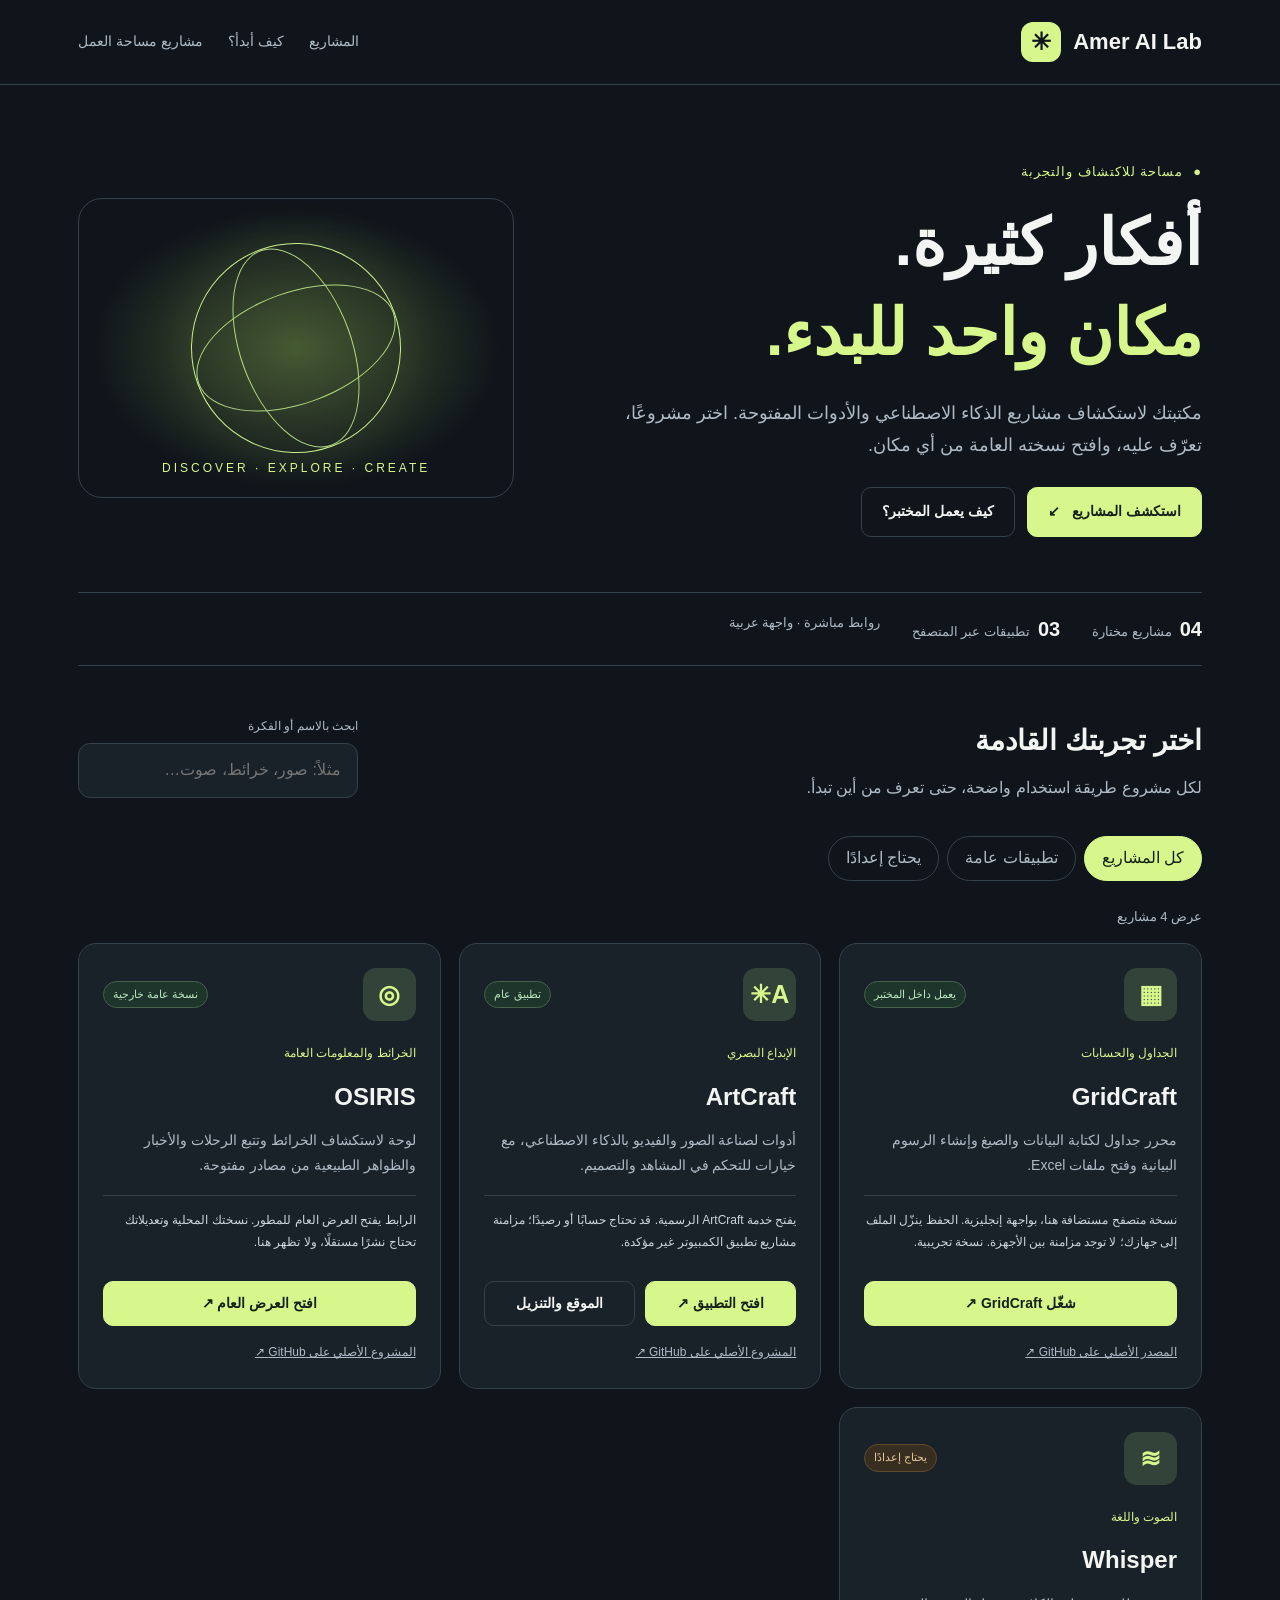
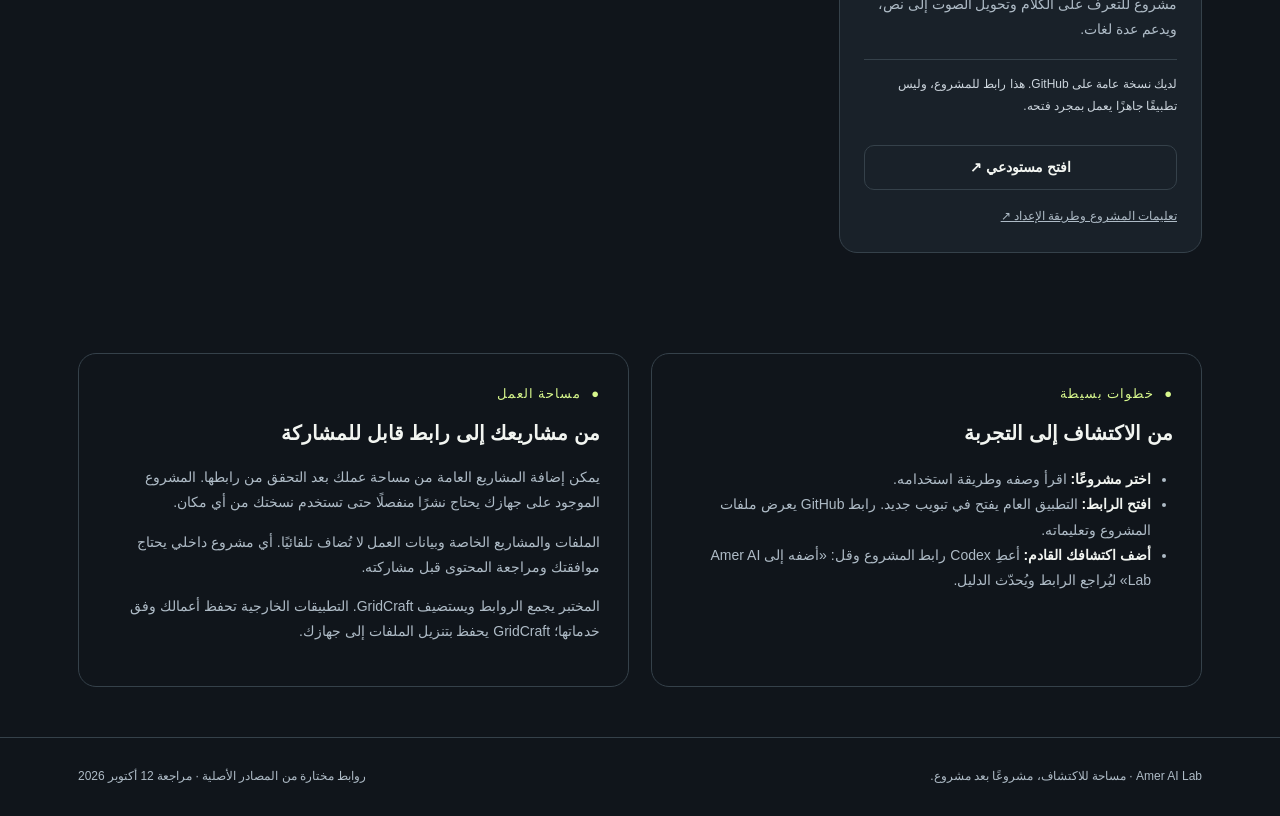
<file: index.html>
<!doctype html>
<html lang="ar" dir="rtl">
<head>
<meta charset="utf-8"><meta name="viewport" content="width=device-width,initial-scale=1">
<meta name="description" content="Amer AI Lab — دليل عربي لاكتشاف مشاريع الذكاء الاصطناعي وفتح التطبيقات العامة من مكان واحد.">
<meta name="color-scheme" content="dark"><title>Amer AI Lab | اكتشف. جرّب. اصنع.</title>
<style>
:root{--bg:#10151b;--panel:#192129;--muted:#aebbc6;--ink:#f2f5f1;--lime:#d7f78c;--line:#35414a}*{box-sizing:border-box}html{scroll-behavior:smooth}body{margin:0;background:var(--bg);color:var(--ink);font:16px/1.8 Tahoma,Arial,sans-serif}a{color:inherit;text-decoration:none}button,input{font:inherit}button,a,input{touch-action:manipulation}:focus-visible{outline:3px solid var(--lime);outline-offset:5px}.wrap{max-width:1180px;margin:auto;padding:0 28px}.skip{position:absolute;top:-100px;background:var(--lime);color:#10151b;padding:10px}.skip:focus{top:10px;z-index:10}header{border-bottom:1px solid var(--line)}.nav{display:flex;align-items:center;justify-content:space-between;gap:24px;padding-block:22px}.brand{font:700 22px Arial,sans-serif;display:flex;align-items:center;gap:12px}.mark{display:grid;place-items:center;background:var(--lime);color:#10151b;width:40px;height:40px;border-radius:12px;font-size:24px}nav{display:flex;gap:25px;color:var(--muted);font-size:14px}.hero{padding-block:75px 55px;display:grid;grid-template-columns:1.45fr 1fr;align-items:center;gap:55px}.eyebrow{color:var(--lime);font-size:13px;letter-spacing:1px}.eyebrow:before{content:'●';margin-inline-end:10px}h1{font-size:clamp(36px,5vw,66px);line-height:1.4;margin:16px 0}h1 span{color:var(--lime)}p{color:var(--muted)}.hero p{max-width:580px;font-size:18px}.button{display:inline-flex;align-items:center;justify-content:center;gap:12px;padding:11px 20px;border-radius:10px;border:1px solid var(--line);font-weight:bold;font-size:14px}.primary{background:var(--lime);color:#152016;border-color:var(--lime)}.hero-actions{display:flex;gap:12px;flex-wrap:wrap;margin-top:26px}.orb{min-height:300px;border:1px solid var(--line);border-radius:24px;position:relative;display:grid;place-items:center;overflow:hidden;background:radial-gradient(ellipse at center,#465a32 0,transparent 66%)}.globe{width:210px;height:210px;border:1px solid #c9ef8b;border-radius:50%;position:relative;transform:rotate(-20deg);box-shadow:0 0 60px #d7f78c12}.globe:before,.globe:after{content:'';position:absolute;border:1px solid #b2d87f;border-radius:50%;inset:0 48px}.globe:after{inset:48px 0}.orbit-label{position:absolute;bottom:22px;font:12px Arial;letter-spacing:3px;color:var(--lime)}.stats{display:flex;gap:32px;border-block:1px solid var(--line);padding:18px 0;color:var(--muted);font-size:13px}.stats strong{color:var(--ink);margin-inline-end:8px;font-size:20px}.section{padding-block:50px}.section-top{display:flex;justify-content:space-between;align-items:start;gap:25px}h2{font-size:28px;margin:0}h3{margin:10px 0;font-size:24px}.section-top p{margin:8px 0 25px}.search{background:var(--panel);border:1px solid var(--line);color:var(--ink);border-radius:12px;padding:12px 16px;min-width:280px;width:100%}.search-label{display:block;font-size:12px;color:var(--muted);margin-bottom:6px}.filters{display:flex;gap:8px;flex-wrap:wrap;margin:8px 0 24px}button{border:1px solid var(--line);border-radius:24px;background:transparent;color:var(--muted);cursor:pointer;padding:7px 17px}button[aria-pressed=true]{background:var(--lime);border-color:var(--lime);color:#152016}.grid{display:grid;grid-template-columns:repeat(3,1fr);gap:18px}.card{background:var(--panel);border:1px solid var(--line);border-radius:18px;padding:24px;display:flex;flex-direction:column}.card:hover{border-color:#7f9864}.card[hidden]{display:none}.card-head{display:flex;align-items:center;justify-content:space-between}.icon{font:700 25px Arial;display:grid;place-items:center;border-radius:13px;background:#334339;color:var(--lime);width:53px;height:53px}.badge{font-size:11px;border:1px solid #45624a;background:#1d352a;color:#bbe7c1;padding:3px 9px;border-radius:20px}.badge.local{color:#e5c99b;background:#372d20;border-color:#5f4a2c}.category{font-size:12px;color:var(--lime);margin-top:22px}.card p{font-size:14px;margin:0 0 17px}.note{font-size:12px;color:#ccd5dd;border-top:1px solid var(--line);padding-top:14px;margin-top:auto;min-height:68px}.links{display:flex;gap:10px;flex-wrap:wrap;margin-top:18px}.links .button{flex:1;padding:9px 12px}.source{font-size:12px;color:var(--muted);margin-top:16px;text-decoration:underline}.empty{border:1px dashed var(--line);padding:35px;border-radius:15px;text-align:center}.info{display:grid;grid-template-columns:1fr 1fr;gap:22px}.box{border:1px solid var(--line);border-radius:18px;padding:28px}.box h3{font-size:20px}.box p,.box li{font-size:14px;color:var(--muted)}ul{padding-inline-start:22px}.box b{color:var(--ink)}footer{border-top:1px solid var(--line);padding-block:28px;color:var(--muted);font-size:12px}.footer{display:flex;justify-content:space-between;gap:20px}.muted{color:var(--muted);font-size:12px}bdi{unicode-bidi:isolate}.result{color:var(--muted);font-size:13px;margin-bottom:15px}@media(max-width:850px){.hero{grid-template-columns:1fr;gap:25px;padding-top:45px}.orb{display:none}.grid{grid-template-columns:1fr 1fr}.section-top{flex-direction:column}.search-wrap{width:100%}.info{grid-template-columns:1fr}}@media(max-width:560px){.wrap{padding-inline:20px}.nav{align-items:start;flex-direction:column;gap:14px}nav{gap:20px;font-size:12px}.hero{padding-block:35px}.grid{grid-template-columns:1fr}.stats{gap:17px;flex-wrap:wrap}.section{padding-block:32px}.footer{flex-direction:column}.card{padding:22px}.brand{font-size:20px}}@media(prefers-reduced-motion:reduce){html{scroll-behavior:auto}}
</style></head>
<body><a class="skip" href="#projects">انتقل إلى المشاريع</a>
<header><div class="wrap nav"><a class="brand" href="#" dir="ltr"><span class="mark" aria-hidden="true">✳</span>Amer AI Lab</a><nav aria-label="التنقل الرئيسي"><a href="#projects">المشاريع</a><a href="#how">كيف أبدأ؟</a><a href="#workspace">مشاريع مساحة العمل</a></nav></div></header>
<main class="wrap"><section class="hero"><div><div class="eyebrow">مساحة للاكتشاف والتجربة</div><h1>أفكار كثيرة.<br><span>مكان واحد للبدء.</span></h1><p>مكتبتك لاستكشاف مشاريع الذكاء الاصطناعي والأدوات المفتوحة. اختر مشروعًا، تعرّف عليه، وافتح نسخته العامة من أي مكان.</p><div class="hero-actions"><a class="button primary" href="#projects">استكشف المشاريع <span aria-hidden="true">↙</span></a><a class="button" href="#how">كيف يعمل المختبر؟</a></div></div><div class="orb" aria-hidden="true"><div class="globe"></div><span class="orbit-label">DISCOVER · EXPLORE · CREATE</span></div></section>
<div class="stats"><span><strong>04</strong>مشاريع مختارة</span><span><strong>03</strong>تطبيقات عبر المتصفح</span><span>روابط مباشرة · واجهة عربية</span></div>
<section id="projects" class="section"><div class="section-top"><div><h2>اختر تجربتك القادمة</h2><p>لكل مشروع طريقة استخدام واضحة، حتى تعرف من أين تبدأ.</p></div><div class="search-wrap"><label class="search-label" for="search">ابحث بالاسم أو الفكرة</label><input class="search" type="search" id="search" placeholder="مثلاً: صور، خرائط، صوت…" autocomplete="off"></div></div>
<div class="filters" aria-label="تصفية المشاريع"><button type="button" data-filter="all" aria-pressed="true">كل المشاريع</button><button type="button" data-filter="web" aria-pressed="false">تطبيقات عامة</button><button type="button" data-filter="local" aria-pressed="false">يحتاج إعدادًا</button></div><div id="result" class="result" role="status" aria-live="polite">عرض 4 مشاريع</div>
<div class="grid">
<article class="card" data-type="web" data-search="gridcraft جريد كرافت جداول اكسل excel بيانات حسابات صيغ"><div class="card-head"><span class="icon" aria-hidden="true">▦</span><span class="badge">يعمل داخل المختبر</span></div><div class="category">الجداول والحسابات</div><h3><bdi>GridCraft</bdi></h3><p>محرر جداول لكتابة البيانات والصيغ وإنشاء الرسوم البيانية وفتح ملفات Excel.</p><div class="note">نسخة متصفح مستضافة هنا، بواجهة إنجليزية. الحفظ ينزّل الملف إلى جهازك؛ لا توجد مزامنة بين الأجهزة. نسخة تجريبية.</div><div class="links"><a class="button primary" href="tools/gridcraft/">شغّل GridCraft ↗</a></div><a class="source" href="https://github.com/storytold/gridcraft" target="_blank" rel="noopener noreferrer">المصدر الأصلي على GitHub ↗</a></article>
<article class="card" data-type="web" data-search="artcraft آرت كرافت صور فيديو تصميم فن ذكاء اصطناعي"><div class="card-head"><span class="icon" aria-hidden="true">A✳</span><span class="badge">تطبيق عام</span></div><div class="category">الإبداع البصري</div><h3><bdi>ArtCraft</bdi></h3><p>أدوات لصناعة الصور والفيديو بالذكاء الاصطناعي، مع خيارات للتحكم في المشاهد والتصميم.</p><div class="note">يفتح خدمة ArtCraft الرسمية. قد تحتاج حسابًا أو رصيدًا؛ مزامنة مشاريع تطبيق الكمبيوتر غير مؤكدة.</div><div class="links"><a class="button primary" href="https://app.getartcraft.com/" target="_blank" rel="noopener noreferrer">افتح التطبيق ↗</a><a class="button" href="https://getartcraft.com/" target="_blank" rel="noopener noreferrer">الموقع والتنزيل</a></div><a class="source" href="https://github.com/storytold/artcraft" target="_blank" rel="noopener noreferrer">المشروع الأصلي على GitHub ↗</a></article>
<article class="card" data-type="web" data-search="osiris أوزيريس اوسيريس خرائط رحلات أخبار بيانات استكشاف"><div class="card-head"><span class="icon" aria-hidden="true">◎</span><span class="badge">نسخة عامة خارجية</span></div><div class="category">الخرائط والمعلومات العامة</div><h3><bdi>OSIRIS</bdi></h3><p>لوحة لاستكشاف الخرائط وتتبع الرحلات والأخبار والظواهر الطبيعية من مصادر مفتوحة.</p><div class="note">الرابط يفتح العرض العام للمطور. نسختك المحلية وتعديلاتك تحتاج نشرًا مستقلًا، ولا تظهر هنا.</div><div class="links"><a class="button primary" href="https://osirisai.live/" target="_blank" rel="noopener noreferrer">افتح العرض العام ↗</a></div><a class="source" href="https://github.com/simplifaisoul/osiris" target="_blank" rel="noopener noreferrer">المشروع الأصلي على GitHub ↗</a></article>
<article class="card" data-type="local" data-search="whisper ويسبر صوت تفريغ ترجمة كلام نص"><div class="card-head"><span class="icon" aria-hidden="true">≋</span><span class="badge local">يحتاج إعدادًا</span></div><div class="category">الصوت واللغة</div><h3><bdi>Whisper</bdi></h3><p>مشروع للتعرف على الكلام وتحويل الصوت إلى نص، ويدعم عدة لغات.</p><div class="note">لديك نسخة عامة على GitHub. هذا رابط للمشروع، وليس تطبيقًا جاهزًا يعمل بمجرد فتحه.</div><div class="links"><a class="button" href="https://github.com/ameralharbi/whisper" target="_blank" rel="noopener noreferrer">افتح مستودعي ↗</a></div><a class="source" href="https://github.com/ameralharbi/whisper/blob/main/README.md" target="_blank" rel="noopener noreferrer">تعليمات المشروع وطريقة الإعداد ↗</a></article>
</div><p id="empty" class="empty" hidden>لم نجد مشروعًا بهذا البحث. جرّب كلمة أخرى أو اختر كل المشاريع.</p><noscript><p>جميع المشاريع ظاهرة. تحتاج البحث والتصفية إلى تفعيل JavaScript.</p></noscript>
</section>
<section class="info section"><div class="box" id="how"><div class="eyebrow">خطوات بسيطة</div><h3>من الاكتشاف إلى التجربة</h3><ul><li><b>اختر مشروعًا:</b> اقرأ وصفه وطريقة استخدامه.</li><li><b>افتح الرابط:</b> التطبيق العام يفتح في تبويب جديد. رابط GitHub يعرض ملفات المشروع وتعليماته.</li><li><b>أضف اكتشافك القادم:</b> أعطِ Codex رابط المشروع وقل: «أضفه إلى Amer AI Lab» ليُراجع الرابط ويُحدّث الدليل.</li></ul></div><div class="box" id="workspace"><div class="eyebrow">مساحة العمل</div><h3>من مشاريعك إلى رابط قابل للمشاركة</h3><p>يمكن إضافة المشاريع العامة من مساحة عملك بعد التحقق من رابطها. المشروع الموجود على جهازك يحتاج نشرًا منفصلًا حتى تستخدم نسختك من أي مكان.</p><p>الملفات والمشاريع الخاصة وبيانات العمل لا تُضاف تلقائيًا. أي مشروع داخلي يحتاج موافقتك ومراجعة المحتوى قبل مشاركته.</p><p class="muted">المختبر يجمع الروابط ويستضيف GridCraft. التطبيقات الخارجية تحفظ أعمالك وفق خدماتها؛ GridCraft يحفظ بتنزيل الملفات إلى جهازك.</p></div></section>
</main><footer><div class="wrap footer"><span><bdi>Amer AI Lab</bdi> · مساحة للاكتشاف، مشروعًا بعد مشروع.</span><span>روابط مختارة من المصادر الأصلية · مراجعة 12 أكتوبر 2026</span></div></footer>
<script>
'use strict';
let activeFilter='all';
const search=document.querySelector('#search'),cards=[...document.querySelectorAll('.card')],buttons=[...document.querySelectorAll('[data-filter]')];
const normalize=s=>s.toLowerCase().normalize('NFKD').replace(/[\u064B-\u065F\u0670]/g,'').replace(/[أإآ]/g,'ا').trim();
function update(){const term=normalize(search.value);let count=0;cards.forEach(card=>{const show=(activeFilter==='all'||card.dataset.type===activeFilter)&&normalize(card.dataset.search+' '+card.textContent).includes(term);card.hidden=!show;if(show)count++;});document.querySelector('#result').textContent='عدد المشاريع الظاهرة: '+count;document.querySelector('#empty').hidden=count!==0;}
buttons.forEach(button=>button.addEventListener('click',()=>{activeFilter=button.dataset.filter;buttons.forEach(b=>b.setAttribute('aria-pressed',String(b===button)));update();}));search.addEventListener('input',update);
</script></body></html>
</file>
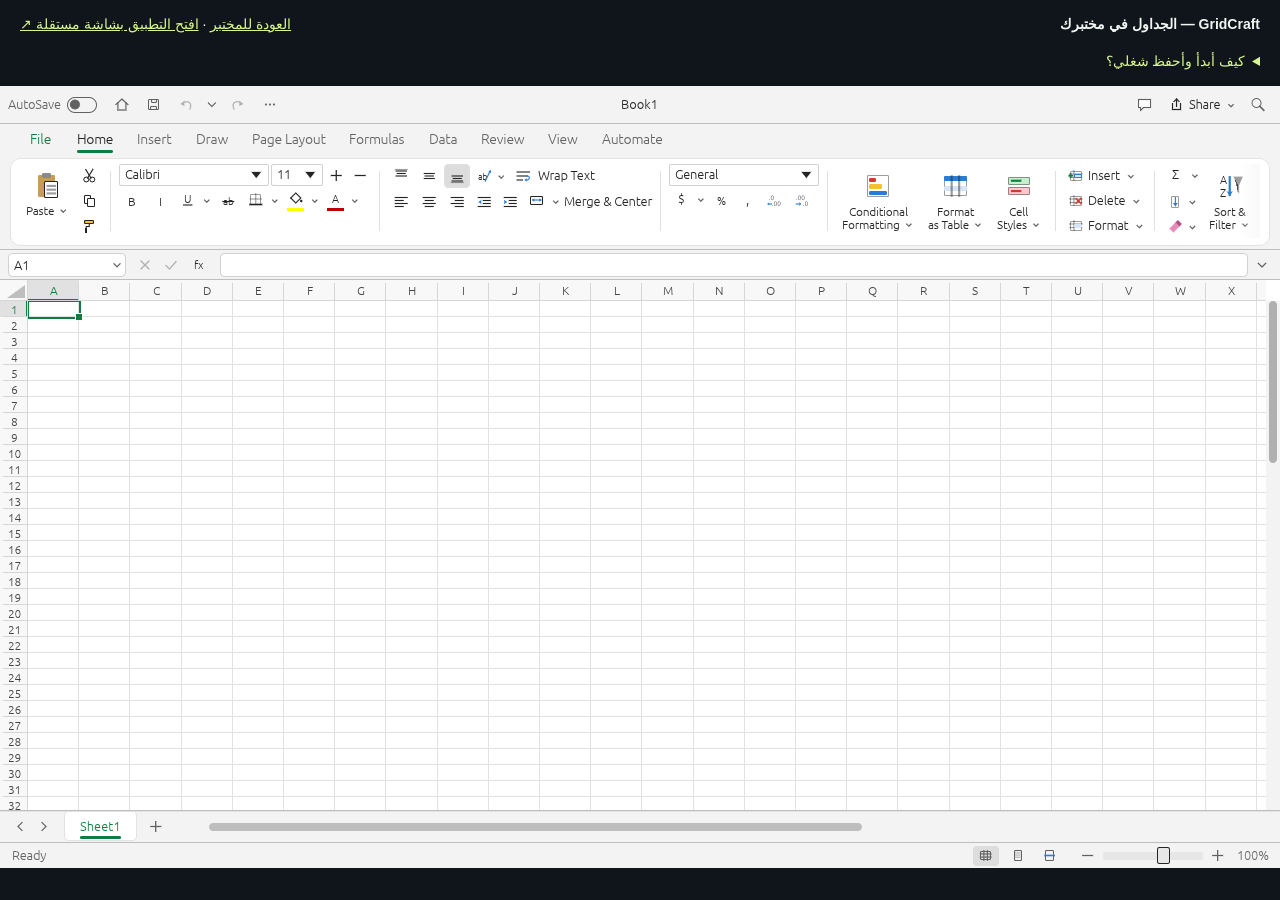
<file: tools/gridcraft/index.html>
<!doctype html><html lang="ar" dir="rtl"><head><meta charset="utf-8"><meta name="viewport" content="width=device-width,initial-scale=1"><title>GridCraft | Amer AI Lab</title><style>*{box-sizing:border-box}body{margin:0;background:#10151b;color:#f2f5f1;font:14px/1.8 Tahoma,Arial,sans-serif}header{padding:12px 20px;display:flex;align-items:center;justify-content:space-between;gap:16px;flex-wrap:wrap}a{color:#d7f78c}summary{cursor:pointer;color:#d7f78c}details{padding:0 20px 12px}p{margin:8px 0;color:#d5dee5}iframe{display:block;width:100%;height:calc(100dvh - 118px);min-height:480px;border:0;background:white}.tip{font-size:12px;color:#c5d0d9}:focus-visible{outline:3px solid #d7f78c;outline-offset:4px}@media(max-width:600px){iframe{height:75dvh}header{font-size:12px}}</style></head><body><header><strong><bdi>GridCraft</bdi> — الجداول في مختبرك</strong><div><a href="../../">العودة للمختبر</a> · <a href="app/" target="_blank" rel="noopener">افتح التطبيق بشاشة مستقلة ↗</a></div></header><details><summary>كيف أبدأ وأحفظ شغلي؟</summary><p>أنشئ جدولًا من <bdi>File → New</bdi>، أو افتح ملفًا من <bdi>File → Open</bdi>. للحفظ استخدم <bdi>Save</bdi> لتنزيل الملف إلى جهازك. التطبيق بالإنجليزية، ويفضّل استخدام شاشة كمبيوتر.</p><p>هذه نسخة متصفح تجريبية؛ لا توجد مزامنة لحسابك بين الأجهزة. احتفظ بنسخة من الملف قبل إغلاق الصفحة. اختبر توافق ملفاتك بنسخ تجريبية أولًا.</p><p><a href="https://github.com/storytold/gridcraft" target="_blank" rel="noopener noreferrer">المصدر الأصلي والتراخيص</a> · الإصدار 0.5.0، مستضاف في Amer AI Lab.</p></details><iframe src="app/" title="GridCraft spreadsheet editor" allow="fullscreen; clipboard-read; clipboard-write" allowfullscreen></iframe></body></html>
</file>
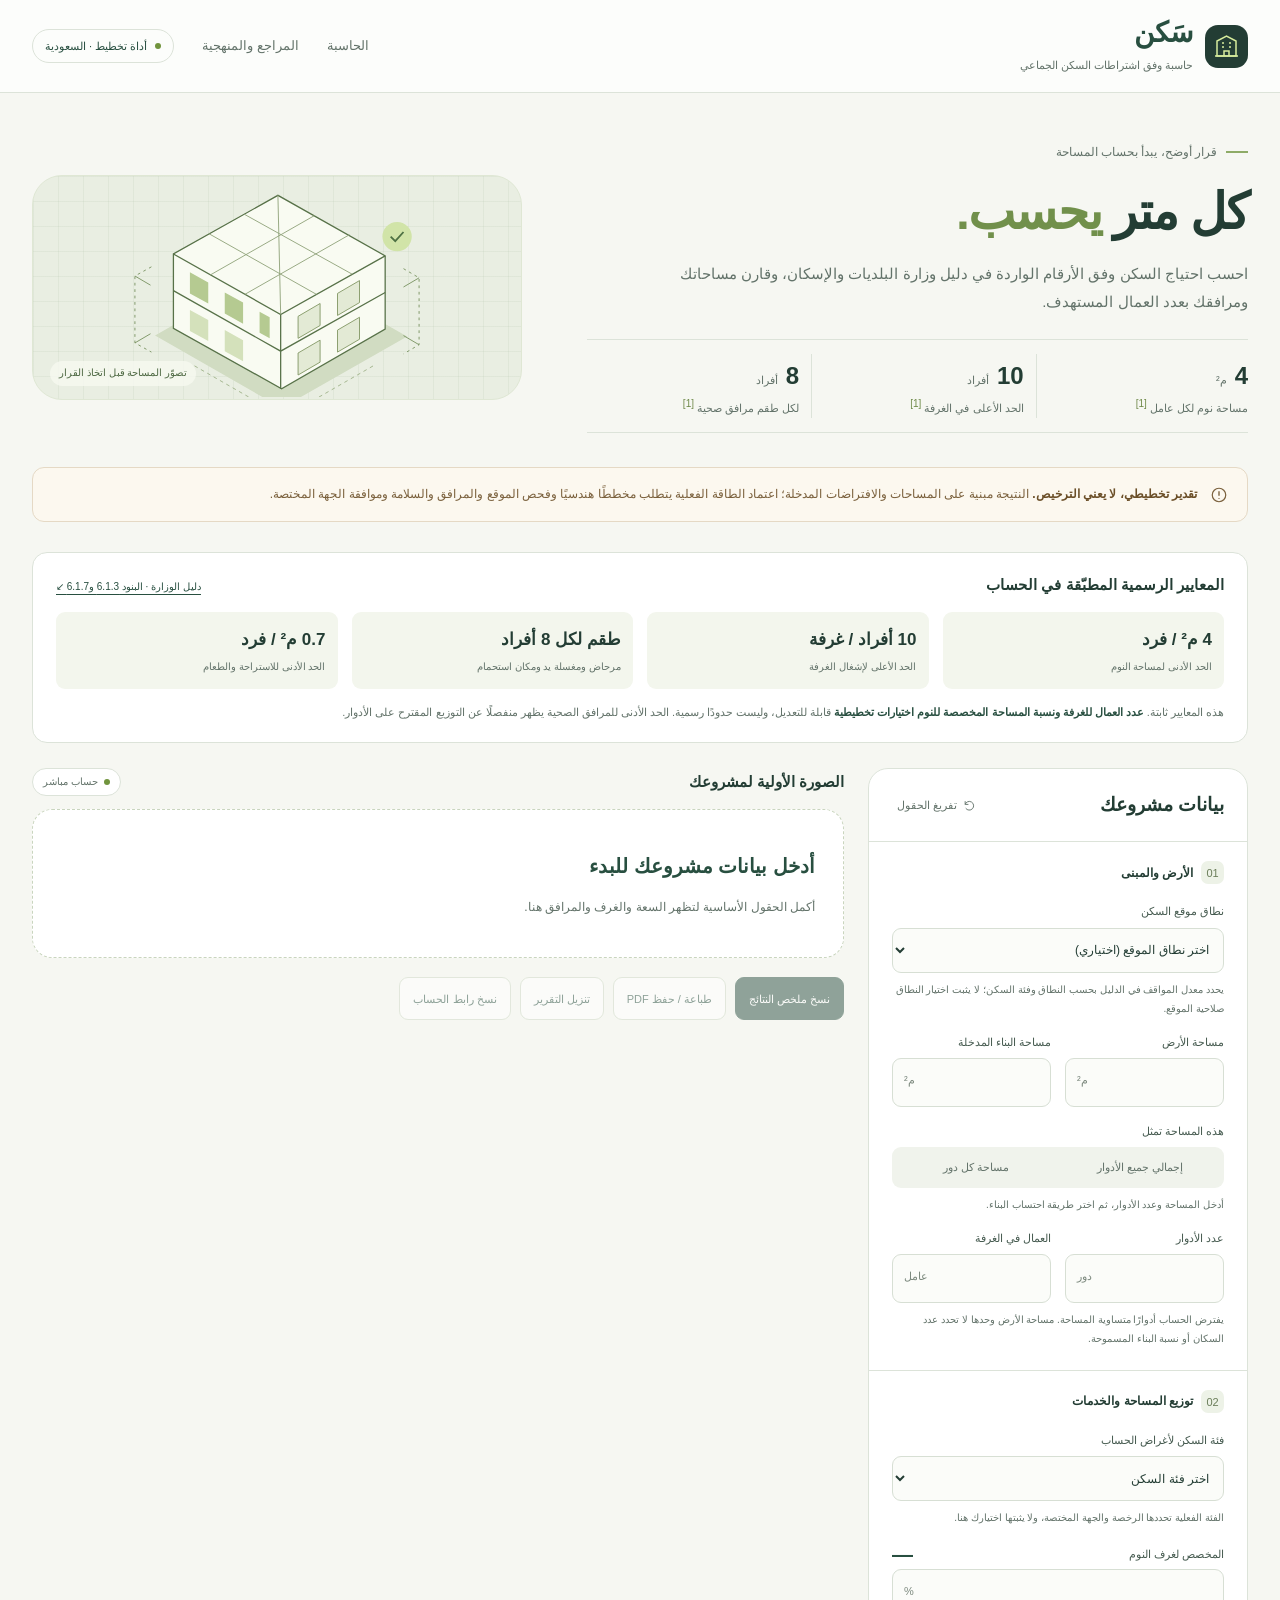
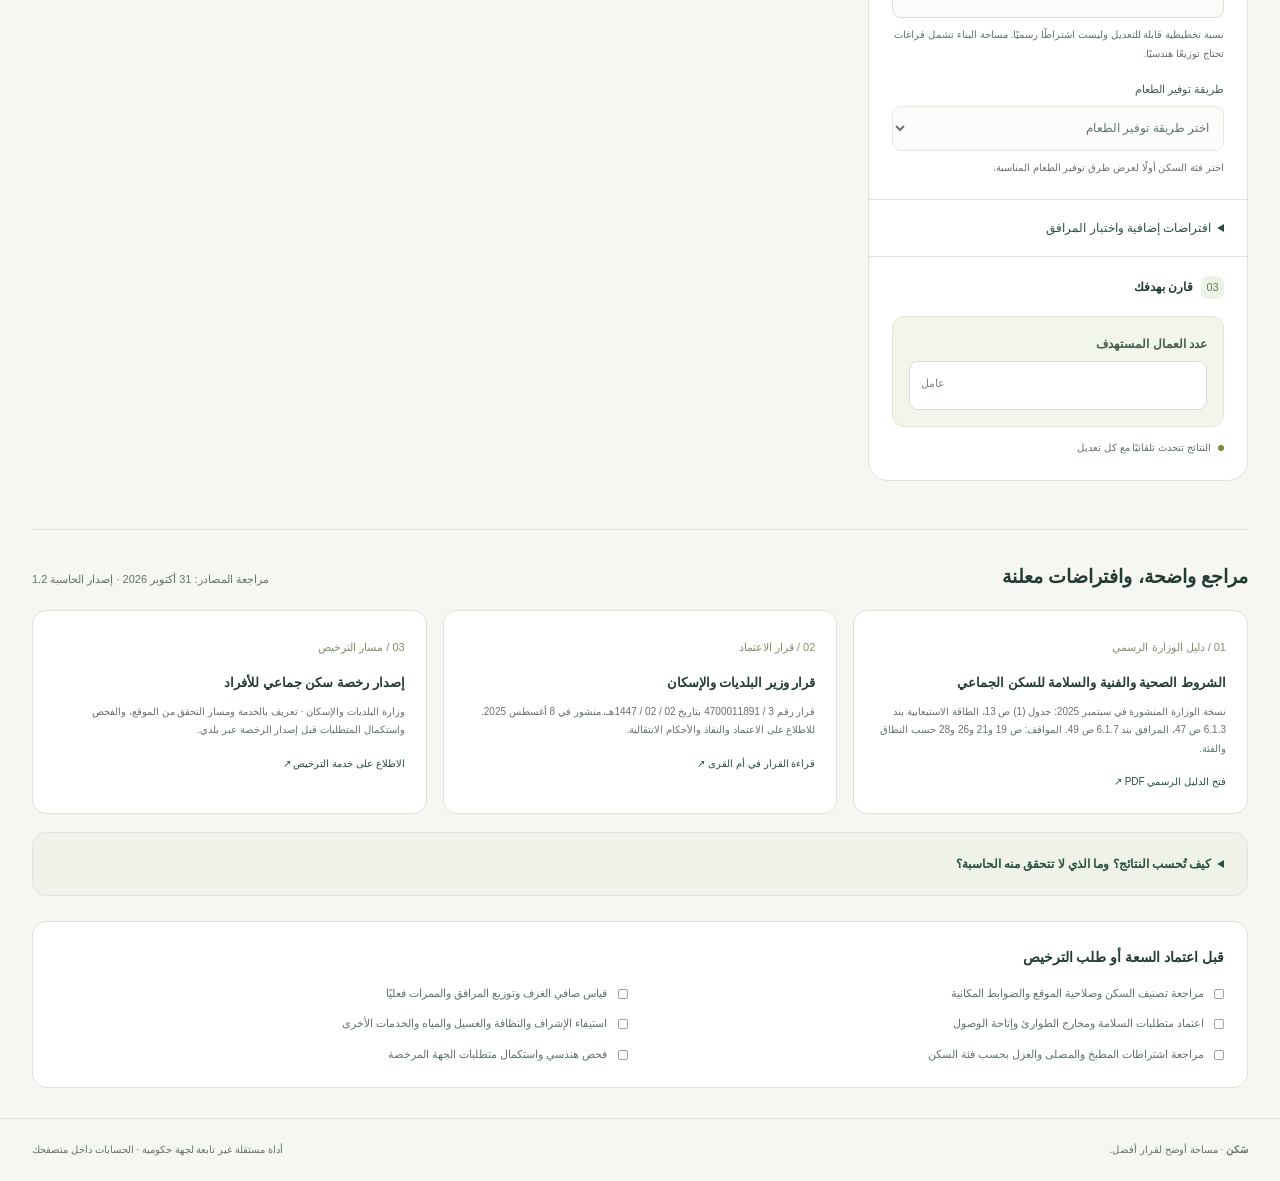
<file: tools/housing-calculator/index.html>
<!doctype html>
<html lang="ar" dir="rtl">
<head>
  <meta charset="utf-8">
  <meta name="viewport" content="width=device-width,initial-scale=1">
  <meta name="description" content="حاسبة عربية لتقدير الطاقة الاستيعابية للسكن الجماعي في السعودية: الغرف والمساحات والمرافق ومقارنة العدد المستهدف، مع مراجع رسمية.">
  <meta name="theme-color" content="#243e35">
  <meta name="color-scheme" content="light">
  <title>سَكن | حاسبة السكن الجماعي وفق اشتراطات الوزارة</title>
  <style>
    :root{--paper:#f6f7f2;--white:#fff;--ink:#233d34;--muted:#63736a;--line:#dce3d9;--green:#284f40;--lime:#d7ed9d;--sage:#edf2e7;--amber:#9b551e;--amber-bg:#fff4e5;--red:#a33c31;--red-bg:#fff0eb;--radius:20px}
    *{box-sizing:border-box}html{scroll-behavior:smooth;scroll-padding-top:24px}body{margin:0;background:var(--paper);color:var(--ink);font:15px/1.85 Tahoma,Arial,sans-serif;text-align:start}button,input,select,textarea{font:inherit}button,a,input,select{touch-action:manipulation}button{cursor:pointer}a{color:var(--green);text-underline-offset:4px}button:disabled{cursor:not-allowed;opacity:.5}[hidden]{display:none!important}svg{display:block;flex-shrink:0}.wrap{width:min(1240px,100% - 64px);margin-inline:auto}.skip{position:absolute;top:-100px;background:var(--ink);color:white;padding:10px 18px;z-index:5}.skip:focus{top:10px}:focus-visible{outline:3px solid #65893a;outline-offset:4px}header{background:#ffffffb8;border-bottom:1px solid var(--line)}.header-row{display:flex;align-items:center;justify-content:space-between;gap:24px;min-height:92px}.brand{display:flex;align-items:center;gap:12px;text-decoration:none}.brand-icon{width:43px;height:43px;background:var(--ink);border-radius:13px;display:grid;place-items:center;color:var(--lime)}.brand-name{font-size:28px;font-weight:700;line-height:1.2}.brand-sub{font-size:11px;color:var(--muted);display:block;margin-top:4px}nav{display:flex;gap:28px;align-items:center}nav a{font-size:13px;text-decoration:none;color:var(--muted)}.nav-tag{display:flex;align-items:center;gap:8px;border:1px solid var(--line);padding:6px 12px;border-radius:30px;font-size:11px;color:var(--green)}.dot{width:6px;height:6px;border-radius:50%;background:#71943d;display:inline-block}
    .hero{display:grid;grid-template-columns:1.35fr 1fr;gap:65px;align-items:center;padding-block:48px 34px}.eyebrow{display:flex;align-items:center;gap:9px;color:var(--muted);font-size:12px}.eyebrow:before{content:"";width:22px;height:2px;background:#8eab67}h1{font-size:clamp(32px,4vw,50px);line-height:1.5;letter-spacing:-1.8px;margin:12px 0 10px}h1 span{color:#71904b}.intro{color:var(--muted);font-size:15px;margin:0;max-width:615px}.principles{display:grid;grid-template-columns:repeat(3,1fr);border-block:1px solid var(--line);margin-top:23px;padding-block:14px;gap:12px}.principle{font-size:11px;color:var(--muted);border-inline-end:1px solid var(--line);padding-inline-end:12px}.principle:last-child{border:0}.principle strong{font-size:24px;font-family:Arial,sans-serif;color:var(--ink);display:inline-block;margin-inline-end:5px}.principle span{display:block}.hero-art{position:relative;min-height:225px;background:#e9eee2;border-radius:30px;overflow:hidden;border:1px solid #dfe7d4;display:flex;align-items:center;justify-content:center}.hero-art:before{content:"";position:absolute;inset:0;background-image:linear-gradient(#bbcbb033 1px,transparent 1px),linear-gradient(90deg,#bbcbb033 1px,transparent 1px);background-size:25px 25px}.hero-art svg{width:85%;max-width:340px;height:220px;position:relative}.art-label{position:absolute;inset-block-end:13px;inset-inline-end:17px;color:#4d6842;font-size:10px;background:#f7f9f0cf;padding:3px 9px;border-radius:20px}.notice{display:flex;gap:13px;align-items:flex-start;padding:15px 19px;border:1px solid #e5d9c5;border-radius:12px;background:#fcf8ef;color:#7a603c;font-size:12px;margin-block:0 30px}.notice svg{margin-top:3px}.notice p{margin:0}.notice strong{color:#6b4f28}
    .workspace{display:grid;grid-template-columns:380px minmax(0,1fr);gap:24px;align-items:start}.input-card{background:var(--white);border:1px solid var(--line);border-radius:var(--radius);overflow:hidden}.panel-head{display:flex;align-items:center;justify-content:space-between;gap:12px;padding:21px 23px;border-bottom:1px solid var(--line)}h2{font-size:19px;line-height:1.6;margin:0}.text-button{background:none;border:0;color:var(--muted);padding:5px;font-size:11px;display:inline-flex;align-items:center;gap:6px}.text-button:hover{color:var(--green)}.form-section{padding:19px 23px 22px;border-bottom:1px solid var(--line)}.form-section:last-child{border:0}.section-label{font-size:12px;font-weight:700;display:flex;align-items:center;gap:8px;margin:0 0 17px}.number{font:11px Arial,sans-serif;background:var(--sage);color:#6a7d59;display:grid;place-items:center;width:23px;height:23px;border-radius:7px}.fields{display:grid;grid-template-columns:1fr 1fr;gap:14px}.field{min-width:0}.field.full{grid-column:1/-1}label,.field-label{display:block;font-size:11px;color:#465b50;margin-bottom:6px}.input-wrap{position:relative}.input-wrap input{width:100%;padding:10px 12px 10px 48px;background:#fbfcf9;border:1px solid #d7dfd4;border-radius:9px;color:var(--ink);font:600 18px/1.5 Arial,sans-serif;direction:ltr;text-align:right;min-height:47px}.input-wrap input:focus{border-color:#839d69;background:white}.input-wrap span{position:absolute;left:12px;top:12px;font-size:11px;color:#7b887d;pointer-events:none}.hint{font-size:10px;color:var(--muted);line-height:1.9;margin:7px 0 0}.segmented{display:flex;gap:3px;background:#f0f3ec;border-radius:9px;padding:4px;margin-top:4px}.segmented label{flex:1;margin:0;cursor:pointer;position:relative}.segmented input{position:absolute;opacity:0;width:1px;height:1px}.segmented span{display:block;border-radius:6px;text-align:center;padding:6px;font-size:11px;color:var(--muted)}.segmented input:checked+span{background:white;box-shadow:0 1px 5px #223a2512;color:var(--green);font-weight:bold}.segmented input:focus-visible+span{outline:2px solid var(--green)}select{display:block;width:100%;min-height:45px;background:#fbfcf9;border:1px solid #d7dfd4;border-radius:9px;padding:8px 10px;color:var(--ink);font-size:12px}.range-head{display:flex;justify-content:space-between;align-items:center;margin-block:15px 3px}.range-head label{margin:0}.range-head output{font:700 21px Arial,sans-serif;color:var(--green)}input[type=range]{width:100%;accent-color:#456a42;cursor:pointer;min-height:28px;direction:ltr}.range-ends{display:flex;justify-content:space-between;font-size:9px;color:var(--muted);direction:ltr}.range-ends span{direction:rtl}details.advanced{padding:17px 23px;border-bottom:1px solid var(--line)}summary{cursor:pointer;color:var(--green);font-size:12px}details.advanced[open] summary{margin-bottom:15px}.advanced .field+.field{margin-top:13px}.target-input{background:#f2f5ea;border:1px solid #e0e8d4;padding:16px;border-radius:12px}.target-input .input-wrap input{background:#fff}.target-input label{font-size:12px;font-weight:700}.live-note{font-size:10px;display:flex;gap:7px;align-items:center;color:var(--muted);margin-top:12px}
    .results{min-width:0}.results-top{display:flex;align-items:center;justify-content:space-between;gap:16px;margin:0 0 13px}.results-top h2{font-size:15px}.pill{display:inline-flex;align-items:center;gap:6px;padding:4px 10px;border:1px solid var(--line);border-radius:30px;font-size:10px;background:#fff;color:var(--muted)}.capacity-card{background:var(--ink);color:#fff;border-radius:var(--radius);padding:26px 29px;position:relative;overflow:hidden}.capacity-card:after{content:"";position:absolute;width:240px;height:240px;border:1px solid #e1efbe12;border-radius:50%;left:-125px;top:-90px;box-shadow:0 0 0 40px #e1efbe05,0 0 0 80px #e1efbe04;pointer-events:none}.capacity-header{display:flex;align-items:center;justify-content:space-between;gap:12px;font-size:12px;color:#d4dfd2}.small-label{font-size:10px;color:#c2d0c1;border:1px solid #6c8171;border-radius:20px;padding:3px 9px}.capacity-number{display:flex;align-items:baseline;gap:13px;margin-block:4px 0}.capacity-number strong{font:700 clamp(60px,7vw,86px)/1.2 Arial,sans-serif;letter-spacing:-4px;color:var(--lime)}.capacity-number span{font-size:17px;color:#e1e9db}.capacity-sub{color:#bacdbc;font-size:11px;margin:8px 0 21px}.goal-row{display:flex;align-items:center;justify-content:space-between;gap:12px;font-size:11px;color:#ced9ca}.goal-row strong{font:700 15px Arial;color:var(--lime)}.progress{height:5px;border-radius:4px;background:#ffffff20;overflow:hidden;margin-block:10px 13px;direction:rtl}.progress div{height:100%;background:var(--lime);border-radius:4px;width:0;transition:width .3s}.gap-note{font-size:11px;color:#e1e9db;margin:0}.gap-note b{color:#fff}.metrics{display:grid;grid-template-columns:repeat(3,1fr);gap:11px;margin-top:14px}.metric{background:white;border:1px solid var(--line);border-radius:13px;padding:16px}.metric-icon{color:#768967;margin-bottom:9px}.metric strong{display:block;font:700 28px/1.25 Arial,sans-serif;color:var(--ink)}.metric p{font-size:11px;color:var(--muted);margin:5px 0 0}.metric small{font-size:9px;color:var(--muted);display:block;margin-top:5px}.detail-card{background:white;border:1px solid var(--line);border-radius:16px;padding:23px;margin-top:18px}.card-title{display:flex;justify-content:space-between;align-items:center;gap:10px;margin-bottom:17px}.card-title h3{font-size:14px;margin:0}.card-title span{font-size:10px;color:var(--muted)}.area-bar{height:17px;display:flex;overflow:hidden;border-radius:5px;background:#eef1eb;gap:2px}.area-bar span{min-width:0;transition:width .25s}.sleep-color{background:#52764f}.dining-color{background:#c2d597}.reserve-color{background:#bbab87}.remain-color{background:#e7ecdf}.legend{display:grid;grid-template-columns:1fr 1fr;gap:9px 20px;margin:15px 0 0}.legend div{display:flex;gap:7px;align-items:center;font-size:10px;color:var(--muted)}.legend i{height:8px;width:8px;border-radius:2px;display:inline-block;flex-shrink:0}.legend b{margin-inline-start:auto;white-space:nowrap;color:var(--ink);font:600 13px Arial}.subtle{font-size:10px;color:var(--muted);line-height:1.9;margin-bottom:0}.data-table{width:100%;border-collapse:collapse;font-size:11px}.data-table th,.data-table td{padding:10px 0;border-bottom:1px solid #edf0e8;text-align:start;vertical-align:top}.data-table th{color:var(--muted);font-weight:400;width:66%;padding-inline-end:12px}.data-table td{font-weight:700;text-align:end}.data-table tr:last-child>*{border:0}.data-table td bdi{display:inline-block}.floor-table th,.floor-table td{text-align:start!important;padding-inline:5px}.floor-table thead th{font-size:10px;background:#f4f6f0;font-weight:700;color:var(--green)}.floor-table th{width:auto}.table-scroll{overflow-x:auto}.two-columns{display:grid;grid-template-columns:1fr 1fr;gap:18px}.target-card{border-color:#ddd8c9;background:#fffdf7}.target-card .tag{background:#f0ecdf;color:#796c43;font-size:9px;border-radius:5px;padding:3px 7px}.target-card strong.big{font:700 28px Arial;color:#72633a}.target-highlight{display:flex;align-items:baseline;gap:9px;padding-bottom:15px;border-bottom:1px solid #eee9db;margin-bottom:6px}.target-highlight span{font-size:10px;color:#7d755f}.target-caption{font-size:10px;color:#7b735f;margin-top:9px}.alerts{margin-top:17px;display:grid;gap:9px}.alert{padding:12px 15px;border-radius:10px;font-size:11px;line-height:1.9;background:var(--amber-bg);color:var(--amber);border:1px solid #ecd5b3}.alert.red{background:var(--red-bg);color:var(--red);border-color:#f0d2ca}.alert.neutral{background:#eef3e7;color:#536845;border-color:#dce5cd}.invalid{padding:34px;background:#fff1ec;border:1px solid #e8c3b9;border-radius:20px;color:var(--red)}.invalid h3{margin:0;font-size:18px}.invalid p{font-size:12px}.invalid ul{font-size:12px;padding-inline-start:20px}.actions{display:flex;gap:9px;flex-wrap:wrap;margin-block:19px}.button{display:inline-flex;align-items:center;justify-content:center;gap:7px;border:1px solid #cdd8c5;background:white;border-radius:9px;padding:10px 13px;color:var(--green);font-size:11px;min-height:43px;text-decoration:none}.button.primary{background:var(--green);color:#fff;border-color:var(--green)}.button:hover{filter:brightness(.96)}.copy-fallback{width:100%;min-height:180px;padding:15px;font-size:12px;border:1px solid var(--line);border-radius:10px}.toast{position:fixed;bottom:24px;left:50%;transform:translateX(-50%);background:var(--ink);color:#fff;padding:12px 22px;border-radius:12px;font-size:12px;z-index:20;max-width:calc(100% - 32px);box-shadow:0 5px 30px #243e3522}.sources-section{margin-block:48px 30px;border-top:1px solid var(--line);padding-top:32px}.section-top{display:flex;justify-content:space-between;gap:20px;align-items:baseline;margin-bottom:18px}.section-top p{font-size:11px;color:var(--muted);margin:0}.sources-grid{display:grid;grid-template-columns:repeat(3,1fr);gap:16px}.source-card{display:block;padding:21px;background:#fff;border:1px solid var(--line);border-radius:14px;text-decoration:none;color:var(--ink)}.source-card:hover{border-color:#8a9e75}.source-card .source-no{font:11px Arial;color:#7d926b}.source-card h3{font-size:13px;margin:11px 0 8px}.source-card p{font-size:10px;color:var(--muted);margin:0}.source-card .source-link{font-size:10px;display:block;margin-top:15px;color:var(--green)}.method{margin-top:18px;padding:20px 23px;border:1px solid var(--line);border-radius:14px;background:#eef2e8}.method summary{font-weight:700}.method-content{display:grid;grid-template-columns:1fr 1fr;gap:25px;margin-top:16px;font-size:11px;color:var(--muted)}.method-content h3{font-size:12px;color:var(--ink);margin:0 0 6px}.method-content p{margin:7px 0}.method-content ul{margin:7px 0;padding-inline-start:19px}.formula{direction:rtl;background:#fff9;padding:10px 12px;border-radius:8px}.checklist{margin-top:25px;padding:23px;background:#fff;border:1px solid var(--line);border-radius:14px}.checklist h3{font-size:14px;margin:0 0 12px}.checklist ul{display:grid;grid-template-columns:1fr 1fr;gap:10px 25px;font-size:11px;color:var(--muted);list-style:none;padding:0;margin:0}.checklist li{position:relative;padding-inline-start:20px}.checklist li:before{content:"";width:8px;height:8px;border:1px solid #98a88c;position:absolute;right:0;top:6px;border-radius:2px}footer{border-top:1px solid var(--line);padding-block:22px;color:var(--muted);font-size:10px}.footer-row{display:flex;justify-content:space-between;gap:22px}.print-meta{display:none}.sr-only{position:absolute;width:1px;height:1px;padding:0;margin:-1px;overflow:hidden;clip:rect(0,0,0,0);white-space:nowrap;border:0}bdi{unicode-bidi:isolate}.footnote-link{font:10px Arial;color:#6f8a49;text-decoration:none;vertical-align:super}
    @media(min-width:1100px){.input-card{position:sticky;top:20px}}@media(max-width:1050px){.wrap{width:calc(100% - 40px)}.workspace{grid-template-columns:330px minmax(0,1fr);gap:18px}.hero{gap:30px}.two-columns{grid-template-columns:1fr;gap:0}.metrics{gap:8px}.metric{padding:13px}.capacity-card{padding:23px}.legend{gap:9px 12px}}
    @media(max-width:760px){.wrap{width:calc(100% - 32px)}.header-row{min-height:78px}.brand-name{font-size:25px}.brand-sub{font-size:9px}nav{gap:15px}nav a{font-size:11px}.nav-tag{display:none}.hero{grid-template-columns:1fr;padding-block:30px 24px;gap:20px}.hero-art{display:none}h1{font-size:36px;margin-top:10px}.intro{font-size:13px;line-height:2}.principles{margin-top:19px}.principle{font-size:9px}.principle strong{font-size:22px}.notice{padding:13px;font-size:10px;margin-bottom:23px}.workspace{grid-template-columns:1fr;gap:26px}.input-card{position:static}.form-section{padding:18px 20px}.panel-head{padding:18px 20px}.fields{gap:14px 18px}.field label{font-size:11px}.range-head{margin-top:20px}.results-top h2{font-size:17px}.capacity-card{padding:23px}.capacity-number strong{font-size:76px}.two-columns{grid-template-columns:1fr 1fr;gap:12px}.two-columns .detail-card{padding:17px}.sources-section{margin-top:30px;padding-top:25px}.sources-grid{grid-template-columns:1fr;gap:10px}.source-card{padding:18px}.source-card h3{margin-top:5px}.source-card .source-link{margin-top:8px}.section-top{display:block}.section-top p{margin-top:6px}.method-content{grid-template-columns:1fr;gap:18px}.checklist ul{grid-template-columns:1fr}.footer-row{flex-direction:column;gap:8px}.actions .button{flex:1;white-space:nowrap}.data-table th{width:65%}}
    @media(max-width:430px){nav a:first-child{display:none}.two-columns{grid-template-columns:1fr;gap:0}.metrics{gap:7px}.metric{padding:13px 10px}.metric strong{font-size:27px}.metric p{font-size:10px}.metric small{font-size:9px}.detail-card{padding:19px}.legend{font-size:9px;gap:12px}.actions{display:grid;grid-template-columns:1fr 1fr}.capacity-header{font-size:11px}.small-label{font-size:9px}.goal-row{font-size:10px}.principles{gap:7px}.principle{padding-inline-end:8px}}
    @media(prefers-reduced-motion:reduce){html{scroll-behavior:auto}*{transition:none!important}}
    @media print{@page{size:A4;margin:13mm}body{background:white;font-size:10px;color:#1c3026}.wrap{width:100%;max-width:none}header,.hero,.notice,nav,.input-card,.results-top,.actions,.toast,.copy-fallback,.hero-art,.sources-grid,.sources-section>.section-top,.method,.checklist,footer{display:none!important}.workspace{display:block}.print-meta{display:block;border-bottom:1px solid #aaa;padding-bottom:10px;margin-bottom:12px;font-size:11px}.print-meta h1{font-size:22px;margin:0;letter-spacing:0}.capacity-card{background:#edf2e5!important;color:#1c3026!important;border:1px solid #aaa;padding:15px;break-inside:avoid}.capacity-card *{color:#1c3026!important}.capacity-number strong{font-size:47px}.capacity-sub{margin-bottom:9px}.progress{background:#ddd!important}.progress div{background:#5c793e!important}.metrics{margin-top:9px}.metric{padding:10px;break-inside:avoid}.metric strong{font-size:24px}.detail-card{padding:13px;margin-top:10px;break-inside:avoid;border-color:#ccc}.two-columns{grid-template-columns:1fr 1fr;gap:12px}.data-table th,.data-table td{padding-block:6px}.alerts{gap:6px;margin-top:10px}.alert{padding:8px 11px;font-size:9px}.sources-section{margin:14px 0 0;padding:0;border:0}.print-sources{display:block!important;font-size:9px;word-break:break-word}.capacity-card:after{display:none}a{color:inherit}.area-bar{print-color-adjust:exact;-webkit-print-color-adjust:exact}.legend div{font-size:9px}}

    .regulation-box{padding:20px 23px;background:#fff;border:1px solid var(--line);border-radius:15px;margin-bottom:25px}.regulation-head{display:flex;justify-content:space-between;align-items:baseline;gap:15px}.regulation-head h2{font-size:15px}.regulation-head a{font-size:10px}.regulation-grid{display:grid;grid-template-columns:repeat(4,1fr);gap:14px;margin-top:15px}.regulation-item{background:#f3f6ed;border-radius:9px;padding:12px;font-size:10px;color:var(--muted)}.regulation-item strong{display:block;color:var(--ink);font-size:17px;margin-bottom:3px}.regulation-box>p{font-size:11px;color:var(--muted);margin:13px 0 0}.regulation-box>p b{color:var(--green)}@media(max-width:760px){.regulation-box{padding:17px}.regulation-grid{grid-template-columns:1fr 1fr;gap:8px}.regulation-head{align-items:start}.regulation-head h2{font-size:13px}.regulation-head a{max-width:100px}.regulation-item strong{font-size:16px}}@media print{.regulation-box{padding:10px;break-inside:avoid;margin-bottom:10px}.regulation-grid{grid-template-columns:repeat(4,1fr);gap:5px}.regulation-item{padding:6px}.regulation-item strong{font-size:13px}}
    .empty-state{padding:38px 28px;background:#fff;border:1px dashed #c9d5be;border-radius:20px;color:var(--green)}.empty-state h3{font-size:20px;margin:0 0 10px}.empty-state p{font-size:12px;color:var(--muted);margin:0;line-height:2}@media(max-width:760px){.empty-state{padding:30px 23px}.empty-state h3{font-size:18px}}
  </style>
</head>
<body>
<a href="#calculator" class="skip">انتقل إلى الحاسبة</a>
<header><div class="wrap header-row"><a class="brand" href="#" aria-label="سكن، حاسبة السكن الجماعي"><span class="brand-icon" aria-hidden="true"><svg width="25" height="26" viewBox="0 0 25 26" fill="none"><path d="M3 23V8l9.5-5L22 8v15H3Z" stroke="currentColor" stroke-width="1.5"/><path d="M8 10h2m5 0h2M8 14h2m5 0h2M10 23v-5h5v5M1 23h23" stroke="currentColor" stroke-width="1.5"/></svg></span><span><span class="brand-name">سَكن</span><span class="brand-sub">حاسبة وفق اشتراطات السكن الجماعي</span></span></a><nav aria-label="التنقل الرئيسي"><a href="#calculator">الحاسبة</a><a href="#sources">المراجع والمنهجية</a><span class="nav-tag"><i class="dot"></i> أداة تخطيط · السعودية</span></nav></div></header>
<main class="wrap">
  <section class="hero" aria-labelledby="page-title"><div><div class="eyebrow">قرار أوضح، يبدأ بحساب المساحة</div><h1 id="page-title">كل متر <span>يحسب.</span></h1><p class="intro">احسب احتياج السكن وفق الأرقام الواردة في دليل وزارة البلديات والإسكان، وقارن مساحاتك ومرافقك بعدد العمال المستهدف.</p><div class="principles" aria-label="الحدود الأساسية المستخدمة"><div class="principle"><strong>4</strong> م²<span>مساحة نوم لكل عامل <a class="footnote-link" href="#source-regulation" aria-label="مرجع مساحة النوم">[1]</a></span></div><div class="principle"><strong>10</strong> أفراد<span>الحد الأعلى في الغرفة <a class="footnote-link" href="#source-regulation" aria-label="مرجع الحد الأقصى للغرفة">[1]</a></span></div><div class="principle"><strong>8</strong> أفراد<span>لكل طقم مرافق صحية <a class="footnote-link" href="#source-regulation" aria-label="مرجع المرافق الصحية">[1]</a></span></div></div></div>
  <div class="hero-art" aria-hidden="true"><svg viewBox="0 0 360 240" fill="none"><path d="m47 173 136-78 139 79-137 78Z" fill="#d1dcc2"/><path d="M67 165V84l114-64 117 66v80l-113 65Z" fill="#f9fbf2" stroke="#587249" stroke-width="1.4"/><path d="m67 84 117 66 114-64M184 150v81M67 124l117 66 114-64" stroke="#587249" stroke-width="1.4"/><path d="m181 20 3 130M106 62l117 66M145 41l117 65M107 107l114-65M145 128l114-65" stroke="#91a47b" stroke-width="1"/><path d="m85 104 20 11v23l-20-11v-23Zm38 22 20 11v23l-20-11v-23Zm38 21 11 6v23l-11-6v-23Z" fill="#b5ca91"/><path d="m85 145 20 11v23l-20-11v-23Zm38 22 20 11v23l-20-11v-23Z" fill="#d4e1bb"/><path d="m203 152 24-14v24l-24 14v-24Zm43-25 24-14v24l-24 14v-24Zm-43 65 24-14v24l-24 14v-24Zm43-25 24-14v24l-24 14v-24Z" fill="#e3ead5" stroke="#849966"/><path d="m43 98-18 10v73l18 10m275-91 17 10v73l-17 10" stroke="#7a9362" stroke-dasharray="3 4"/><path d="m25 108 17 10m-17 63 17-10m293-61-17 10m17 63-17-10" stroke="#7a9362"/><path d="m90 206 80 46m35 0 80-46" stroke="#a0b38a" stroke-dasharray="4 4"/><circle cx="311" cy="65" r="16" fill="#d1e4a8"/><path d="m304 65 5 5 9-10" stroke="#4e7143" stroke-width="2"/></svg><span class="art-label">تصوّر المساحة قبل اتخاذ القرار</span></div></section>
  <div class="notice" role="note"><svg width="18" height="18" viewBox="0 0 24 24" fill="none" aria-hidden="true"><circle cx="12" cy="12" r="9" stroke="currentColor" stroke-width="1.6"/><path d="M12 7v6m0 3v1" stroke="currentColor" stroke-width="1.8"/></svg><p><strong>تقدير تخطيطي، لا يعني الترخيص.</strong> النتيجة مبنية على المساحات والافتراضات المدخلة؛ اعتماد الطاقة الفعلية يتطلب مخططًا هندسيًا وفحص الموقع والمرافق والسلامة وموافقة الجهة المختصة.</p></div>
  <section class="regulation-box" aria-labelledby="official-rules-title"><div class="regulation-head"><h2 id="official-rules-title">المعايير الرسمية المطبّقة في الحساب</h2><a href="#source-regulation">دليل الوزارة · البنود 6.1.3 و6.1.7 ↙</a></div><div class="regulation-grid"><div class="regulation-item"><strong>4 م² / فرد</strong>الحد الأدنى لمساحة النوم</div><div class="regulation-item"><strong>10 أفراد / غرفة</strong>الحد الأعلى لإشغال الغرفة</div><div class="regulation-item"><strong>طقم لكل 8 أفراد</strong>مرحاض ومغسلة يد ومكان استحمام</div><div class="regulation-item"><strong>0.7 م² / فرد</strong>الحد الأدنى للاستراحة والطعام</div></div><p>هذه المعايير ثابتة. <b>عدد العمال للغرفة ونسبة المساحة المخصصة للنوم اختيارات تخطيطية</b> قابلة للتعديل، وليست حدودًا رسمية. الحد الأدنى للمرافق الصحية يظهر منفصلًا عن التوزيع المقترح على الأدوار.</p></section>
  <div class="print-meta"><h1>سَكن | تقرير تقديري للسكن الجماعي</h1><p id="print-inputs"></p><p>نتائج تخطيطية لا تثبت مطابقة العقار ولا تُعد ترخيصًا.</p></div>
  <section class="workspace" id="calculator" aria-label="حاسبة الطاقة الاستيعابية">
    <form class="input-card" id="housing-form" novalidate autocomplete="off">
      <div class="panel-head"><h2>بيانات مشروعك</h2><button type="button" class="text-button" id="reset"><svg width="13" height="13" viewBox="0 0 24 24" fill="none" aria-hidden="true"><path d="M4 10a8 8 0 1 1 1 7M4 4v6h6" stroke="currentColor" stroke-width="1.7"/></svg>تفريغ الحقول</button></div>
      <div class="form-section"><h3 class="section-label"><span class="number">01</span>الأرض والمبنى</h3><div class="fields">
        <div class="field full"><label for="location">نطاق موقع السكن</label><select id="location" name="location"><option value="">اختر نطاق الموقع (اختياري)</option><option value="inside">داخل النطاق العمراني</option><option value="outside">خارج النطاق العمراني</option></select><p class="hint">يحدد معدل المواقف في الدليل بحسب النطاق وفئة السكن؛ لا يثبت اختيار النطاق صلاحية الموقع.</p></div><div class="field"><label for="land">مساحة الأرض</label><div class="input-wrap"><input id="land" name="land" type="number" inputmode="decimal" min="1" max="1000000" step="any" required aria-describedby="land-hint"><span>م²</span></div></div>
        <div class="field"><label for="building">مساحة البناء المدخلة</label><div class="input-wrap"><input id="building" name="building" type="number" inputmode="decimal" min="1" max="1000000" step="any" required><span>م²</span></div></div>
        <div class="field full"><span class="field-label" id="mode-label">هذه المساحة تمثل</span><div class="segmented" role="radiogroup" aria-labelledby="mode-label"><label><input type="radio" name="mode" value="total"><span>إجمالي جميع الأدوار</span></label><label><input type="radio" name="mode" value="floor"><span>مساحة كل دور</span></label></div><p class="hint" id="area-mode-hint">أدخل المساحة وعدد الأدوار، ثم اختر طريقة احتساب البناء.</p></div>
        <div class="field"><label for="floors">عدد الأدوار</label><div class="input-wrap"><input id="floors" name="floors" type="number" inputmode="numeric" min="1" max="20" step="1" required><span>دور</span></div></div>
        <div class="field"><label for="occupancy">العمال في الغرفة</label><div class="input-wrap"><input id="occupancy" name="occupancy" type="number" inputmode="numeric" min="1" max="10" step="1" required><span>عامل</span></div></div>
      </div><p class="hint" id="land-hint">يفترض الحساب أدوارًا متساوية المساحة. مساحة الأرض وحدها لا تحدد عدد السكان أو نسبة البناء المسموحة.</p></div>
      <div class="form-section"><h3 class="section-label"><span class="number">02</span>توزيع المساحة والخدمات</h3>
        <div class="field"><label for="category">فئة السكن لأغراض الحساب</label><select id="category" name="category"><option value="">اختر فئة السكن</option><option value="building">مبنى سكني</option><option value="complex">مجمع سكني</option></select><p class="hint">الفئة الفعلية تحددها الرخصة والجهة المختصة، ولا يثبتها اختيارك هنا.</p></div>
        <div class="range-head"><label for="bedshare">المخصص لغرف النوم</label><output id="share-output" for="bedshare">—</output></div><div class="input-wrap"><input id="bedshare" name="bedshare" type="number" inputmode="numeric" min="20" max="80" step="1" required aria-describedby="share-hint"><span>%</span></div><p class="hint" id="share-hint">نسبة تخطيطية قابلة للتعديل وليست اشتراطًا رسميًا. مساحة البناء تشمل فراغات تحتاج توزيعًا هندسيًا.</p>
        <div class="field" style="margin-top:16px"><label for="food">طريقة توفير الطعام</label><select id="food" name="food" disabled><option value="">اختر طريقة توفير الطعام</option><option value="distributed">مطابخ موزعة · مطبخان لكل دور</option><option value="central">مطبخ مركزي</option><option value="catering">خدمة إعاشة خارجية</option></select><p class="hint" id="food-hint">للمبنى السكني: يورد الجدول الرسمي مطبخين على الأقل لكل دور. الخيارات الأخرى متاحة للمجمع السكني.</p></div>
      </div>
      <details class="advanced"><summary>افتراضات إضافية واختبار المرافق</summary><div class="field"><label for="reserve">مساحة محجوزة لبقية الخدمات (إجماليًا)</label><div class="input-wrap"><input id="reserve" name="reserve" type="number" inputmode="decimal" min="0" max="1000000" step="any"><span>م²</span></div><p class="hint">تشمل الممرات والسلالم والمطابخ والحمامات وسائر الخدمات، باستثناء النوم والاستراحة والطعام. قيمة 0 تعني أن مساحاتها لم تُقدّر بعد؛ لا تعني الاستغناء عنها.</p></div><div class="field"><label for="sanitary">الأطقم الصحية المتاحة في كل دور (اختياري)</label><div class="input-wrap"><input id="sanitary" name="sanitary" type="number" inputmode="numeric" min="0" max="100000" step="1" placeholder="غير محدد"><span>طقم</span></div><p class="hint">الطقم = مرحاض + مغسلة يد + مكان استحمام. أدخل أقل عدد متكامل متاح بين المرافق الثلاثة في كل دور؛ تركه فارغًا يحسب المطلوب دون تقييد السعة.</p></div><div class="field"><span class="field-label">قاعدة المواقف في دليل الوزارة</span><p class="hint" id="parking-rule-hint">حدد نطاق الموقع لحساب معدل المواقف: داخل النطاق موقف لكل 40 فردًا؛ خارجه للمبنى السكني لكل 75 فردًا، وللمجمع لكل 100 فرد.</p></div></details>
      <div class="form-section"><h3 class="section-label"><span class="number">03</span>قارن بهدفك</h3><div class="target-input"><label for="target">عدد العمال المستهدف</label><div class="input-wrap"><input id="target" name="target" type="number" inputmode="numeric" min="1" max="100000" step="1" required><span>عامل</span></div></div><div class="live-note"><i class="dot"></i>النتائج تتحدث تلقائيًا مع كل تعديل</div></div>
    </form>
    <div class="results"><div class="results-top"><h2>الصورة الأولية لمشروعك</h2><span class="pill"><i class="dot"></i>حساب مباشر</span></div>
    <div class="empty-state" id="empty-state" role="status"><h3>أدخل بيانات مشروعك للبدء</h3><p id="empty-description">أكمل الحقول الأساسية لتظهر السعة والغرف والمرافق هنا.</p></div>
    <div class="invalid" id="invalid-state" hidden role="alert"><h3>راجع القيم المدخلة</h3><p>أوقفنا عرض النتائج حتى تصحيح البيانات التالية:</p><ul id="error-list"></ul></div>
    <div id="result-content" hidden>
      <section class="capacity-card" aria-labelledby="capacity-title"><div class="capacity-header"><span id="capacity-title">السعة التخطيطية المحسوبة</span><span class="small-label">غرف كاملة · لكل دور</span></div><div class="capacity-number"><strong id="capacity" data-out="capacity">—</strong><span>عاملًا</span></div><p class="capacity-sub" id="capacity-description">وفق مساحة النوم والمرافق والافتراضات المدخلة.</p><div class="goal-row"><span>من هدفك: <bdi data-out="target">—</bdi> عاملًا</span><strong id="progress-label">—</strong></div><div class="progress" id="goal-progress" role="progressbar" aria-label="نسبة تحقيق الهدف" aria-valuemin="0" aria-valuemax="100" aria-valuenow="0"><div id="progress-fill"></div></div><p class="gap-note" id="gap-note"></p></section>
      <div class="metrics"><div class="metric"><svg class="metric-icon" width="21" height="21" viewBox="0 0 24 24" fill="none" aria-hidden="true"><path d="M3 19V6h18v13M3 15h18M6 11h5v4H6v-4Zm7 0h5v4h-5v-4Z" stroke="currentColor" stroke-width="1.5"/></svg><strong data-out="rooms">—</strong><p>غرف نوم إجمالًا</p><small><bdi data-out="roomSize">—</bdi> م² للغرفة الواحدة</small></div><div class="metric"><svg class="metric-icon" width="21" height="21" viewBox="0 0 24 24" fill="none" aria-hidden="true"><path d="M5 12h14v2a7 7 0 0 1-14 0v-2Zm2 8v2m10-2v2M5 12V5a2 2 0 0 1 4 0v2m-2 0h4" stroke="currentColor" stroke-width="1.5"/></svg><strong data-out="sanitaryAggregate">—</strong><p>الحد الأدنى لكل مرفق صحي</p><small>التوزيع المقترح: <bdi data-out="sanitaryTotal">—</bdi> عبر الأدوار</small></div><div class="metric"><svg class="metric-icon" width="21" height="21" viewBox="0 0 24 24" fill="none" aria-hidden="true"><path d="M5 3v7m3-7v7m-6-7v7h9M6 10v11M17 3v9h4M21 3v18" stroke="currentColor" stroke-width="1.5"/></svg><strong data-out="dining">—</strong><p>م² للاستراحة والطعام</p><small>0.7 م² لكل عامل <a href="#source-regulation" class="footnote-link" aria-label="مرجع مساحة الاستراحة">[1]</a></small></div></div>
      <section class="detail-card" aria-labelledby="areas-title"><div class="card-title"><h3 id="areas-title">أين تذهب المساحة؟</h3><span><bdi data-out="total">—</bdi> م² إجمالي البناء</span></div><div class="area-bar" role="img" id="area-chart" aria-label="توزيع مساحة البناء"><span id="sleep-bar" class="sleep-color"></span><span id="dining-bar" class="dining-color"></span><span id="reserve-bar" class="reserve-color"></span><span id="remain-bar" class="remain-color"></span></div><div class="legend"><div><i class="sleep-color"></i>غرف النوم المستخدمة <b><bdi data-out="sleepUsed">—</bdi> م²</b></div><div><i class="dining-color"></i>الاستراحة والطعام <b><bdi data-out="dining">—</bdi> م²</b></div><div><i class="reserve-color"></i>خدمات محجوزة <b><bdi data-out="reserve">—</bdi> م²</b></div><div><i class="remain-color"></i>متبقٍ غير موزع <b><bdi data-out="remainder">—</bdi> م²</b></div></div><p class="subtle">مساحة النوم المخصصة <bdi data-out="sleepBudget">—</bdi> م²، منها <bdi data-out="unusedSleep">—</bdi> م² لم تكوّن غرفًا إضافية وفق القيود الحالية. المتبقي يحتاج توزيعًا هندسيًا؛ ليس مساحة فائضة معتمدة.</p>
      <table class="data-table" style="margin-top:12px"><tbody><tr><th scope="row">متوسط مساحة الدور</th><td><bdi data-out="floorArea">—</bdi> م²</td></tr><tr><th scope="row">بصمة المبنى المفترضة</th><td><bdi data-out="footprint">—</bdi> م²</td></tr><tr><th scope="row">تغطية الأرض حسابيًا</th><td><bdi data-out="coverage">—</bdi>%</td></tr><tr><th scope="row">غير مبني من الأرض حسابيًا</th><td><bdi data-out="openLand">—</bdi> م²</td></tr></tbody></table><p class="subtle">البصمة مفترضة مساوية لمساحة دور واحد؛ التغطية لا تمثل نسبة بناء مسموحة. إذا اختلفت الأدوار أو البصمة الفعلية فتحتاج مراجعة مستقلة.</p></section>
      <div class="two-columns"><section class="detail-card" aria-labelledby="facilities-title"><div class="card-title"><h3 id="facilities-title">المرافق المطلوبة للسعة</h3></div><table class="data-table"><tbody><tr><th scope="row">المراحيض · حد إجمالي أدنى</th><td data-out="sanitaryAggregate">—</td></tr><tr><th scope="row">مغاسل اليد · حد إجمالي أدنى</th><td data-out="sanitaryAggregate">—</td></tr><tr><th scope="row">أماكن الاستحمام · حد إجمالي أدنى</th><td data-out="sanitaryAggregate">—</td></tr><tr><th scope="row">المطابخ الداخلية</th><td id="kitchen-output">—</td></tr><tr><th scope="row">مواقف السيارات وفق النطاق</th><td data-out="parking">—</td></tr></tbody></table><p class="subtle" id="sanitary-note"></p><p class="subtle" id="kitchen-note"></p><p class="subtle">تُحسب المواقف بعد تحديد النطاق. مواقف الحافلات وذوي الإعاقة ومتطلبات الموقع تُراجع أيضًا؛ العدد لا يثبت إمكانية توفيرها.</p></section>
      <section class="detail-card target-card" aria-labelledby="target-title"><div class="card-title"><h3 id="target-title">ماذا يحتاج هدفك؟</h3><span class="tag"><bdi data-out="target">—</bdi> عاملًا</span></div><div class="target-highlight"><strong class="big" data-out="targetNumericArea">—</strong><span>م² للنوم والاستراحة والطعام فقط</span></div><table class="data-table"><tbody><tr><th scope="row">غرف للهدف</th><td data-out="targetRooms">—</td></tr><tr><th scope="row">الحد الأدنى لنوم الهدف</th><td><bdi data-out="targetMinSleep">—</bdi> م²</td></tr><tr><th scope="row">الاستراحة والطعام</th><td><bdi data-out="targetDining">—</bdi> م²</td></tr><tr><th scope="row">الحد الإجمالي لكل مرفق صحي</th><td data-out="targetMinSanitary">—</td></tr><tr><th scope="row">بناء تخطيطي بنسبة نوم <bdi data-out="bedshare">—</bdi>%</th><td><bdi data-out="targetBuild">—</bdi> م²</td></tr><tr><th scope="row">مساحة دور الهدف المفترضة</th><td><bdi data-out="targetFootprint">—</bdi> م²</td></tr><tr><th scope="row">زيادة البناء الحسابية</th><td><bdi data-out="additionalBuild">—</bdi> م²</td></tr></tbody></table><p class="target-caption">مساحة النوم والطعام وحدها ليست إجمالي بناء كافيًا؛ تُضاف إليها الحمامات والمطابخ والممرات وبقية الخدمات. البناء التخطيطي يحافظ على نسبة النوم وحجز الخدمات وغرف كاملة، ويقترح <bdi data-out="targetSanitary">—</bdi> من كل مرفق عبر الأدوار. ليس نسبة بناء مسموحة أو ضمانًا للترخيص.</p></section></div>
      <section class="detail-card" aria-labelledby="floor-title"><div class="card-title"><h3 id="floor-title">توزيع تقديري على الأدوار</h3><span>ليس مخططًا معماريًا</span></div><div class="table-scroll"><table class="data-table floor-table"><thead><tr><th scope="col">الدور</th><th scope="col">الغرف</th><th scope="col">العمال</th><th scope="col">من كل مرفق صحي</th></tr></thead><tbody id="floor-rows"></tbody></table></div></section>
      <div class="alerts" id="alerts" aria-label="ملاحظات على التقدير"></div>
    </div>
    <div class="actions"><button class="button primary" id="copy-report" type="button">نسخ ملخص النتائج</button><button class="button" id="print" type="button">طباعة / حفظ PDF</button><button class="button" id="download" type="button">تنزيل التقرير</button><button class="button" id="share" type="button">نسخ رابط الحساب</button></div><label class="sr-only" for="copy-fallback">نص للنسخ اليدوي</label><textarea id="copy-fallback" class="copy-fallback" hidden readonly></textarea><p class="sr-only" id="result-announcement" role="status" aria-live="polite" aria-atomic="true"></p>
    </div>
  </section>
  <section class="sources-section" id="sources" aria-labelledby="sources-title"><div class="section-top"><h2 id="sources-title">مراجع واضحة، وافتراضات معلنة</h2><p>مراجعة المصادر: 31 أكتوبر 2026 · إصدار الحاسبة 1.2</p></div><div class="sources-grid">
    <a class="source-card" id="source-regulation" href="https://momah.gov.sa/sites/default/files/2025-09/dlyl%20alshrwt%20alshyt%20walfnyt%20walslamt%20v3%2009.01.25.pdf" target="_blank" rel="noopener noreferrer"><span class="source-no">01 / دليل الوزارة الرسمي</span><h3>الشروط الصحية والفنية والسلامة للسكن الجماعي</h3><p>نسخة الوزارة المنشورة في سبتمبر 2025: جدول (1) ص 13، الطاقة الاستيعابية بند 6.1.3 ص 47، المرافق بند 6.1.7 ص 49. المواقف: ص 19 و21 و26 و28 حسب النطاق والفئة.</p><span class="source-link">فتح الدليل الرسمي PDF ↗</span></a>
    <a class="source-card" href="https://www.uqn.gov.sa/details?p=27321" target="_blank" rel="noopener noreferrer"><span class="source-no">02 / قرار الاعتماد</span><h3>قرار وزير البلديات والإسكان</h3><p>قرار رقم 3 / 4700011891 بتاريخ 02 / 02 / 1447هـ، منشور في 8 أغسطس 2025. للاطلاع على الاعتماد والنفاذ والأحكام الانتقالية.</p><span class="source-link">قراءة القرار في أم القرى ↗</span></a>
    <a class="source-card" href="https://momah.gov.sa/ar/node/7045" target="_blank" rel="noopener noreferrer"><span class="source-no">03 / مسار الترخيص</span><h3>إصدار رخصة سكن جماعي للأفراد</h3><p>وزارة البلديات والإسكان · تعريف بالخدمة ومسار التحقق من الموقع، والفحص واستكمال المتطلبات قبل إصدار الرخصة عبر بلدي.</p><span class="source-link">الاطلاع على خدمة الترخيص ↗</span></a>
  </div>
  <details class="method" id="method"><summary>كيف تُحسب النتائج؟ وما الذي لا تتحقق منه الحاسبة؟</summary><div class="method-content"><div><h3>المعادلات والافتراضات</h3><p class="formula">إجمالي البناء = المساحة المدخلة؛ أو المساحة × الأدوار عند اختيار «مساحة كل دور».</p><p>مساحة الغرفة = 4 × عدد العمال بالغرفة. غرف الدور = تقريب لأسفل (مساحة الدور × نسبة النوم ÷ مساحة الغرفة). تُحسب الغرف كاملة داخل كل دور؛ لا تُجمع كسور غرف بين الأدوار.</p><p>تُخفض السعة عند تقييدها بمساحة الخدمات المحجوزة، أو بالأطقم الصحية المتاحة لكل دور، أو بحد الفئة: 500 فرد للمبنى السكني و10,000 للمجمع. السعة دائمًا مضاعف صحيح لعدد العمال بالغرفة.</p><p>الاستراحة والطعام = 0.7 × السعة. كل مرفق صحي = تقريب لأعلى (عمال الدور ÷ 8)، ثم جمع الأدوار. هذا افتراض توزيع محافظ؛ قد يزيد عن الحد التجميعي الحسابي للمبنى.</p><p>بناء الهدف = الأكبر بين المساحة التي تحقق نسبة النوم في أكثر الأدوار غرفًا، ومساحة غرف الهدف + استراحته وطعامه + حجز الخدمات. هدف يتجاوز فئة السكن يبقى سيناريو غير مقبول ضمن الفئة المختارة.</p></div><div><h3>حدود الاستخدام</h3><ul><li>نسبة النوم وحجز الخدمات افتراضات تخطيطية. معدل مواقف السيارات يتحدد من الدليل حسب النطاق وفئة السكن؛ لا يغني عن استيفاء متطلبات النقل وإتاحة الوصول.</li><li>كل طابق مفترض متساوي المساحة، وتوزيع الغرف عليه متوازن؛ اختلاف الأدوار يحتاج حسابًا مستقلًا.</li><li>لا تتحقق الأداة من صافي المساحات والجدران وأبعاد الغرف أو الأسرة، ولا من الارتدادات والارتفاعات واستعمال الأرض ومواقف النقل.</li><li>لا تشمل مراجعة كود البناء أو مخارج الطوارئ والتهوية والإضاءة والحريق وإتاحة الوصول والمتطلبات الصحية والتشغيلية.</li><li>لا يكفي كِبر المساحة المتبقية لإثبات ملاءمة المرافق. راجع أحدث اشتراطات الجهة المختصة قبل التصميم أو التعاقد.</li><li>تُجرى الحسابات في متصفحك. رابط المشاركة يتضمن القيم المدخلة؛ لا تضف إليه بيانات شخصية أو معلومات سرية.</li></ul></div></div></details>
  <div class="checklist"><h3>قبل اعتماد السعة أو طلب الترخيص</h3><ul><li>مراجعة تصنيف السكن وصلاحية الموقع والضوابط المكانية</li><li>قياس صافي الغرف وتوزيع المرافق والممرات فعليًا</li><li>اعتماد متطلبات السلامة ومخارج الطوارئ وإتاحة الوصول</li><li>استيفاء الإشراف والنظافة والغسيل والمياه والخدمات الأخرى</li><li>مراجعة اشتراطات المطبخ والمصلى والعزل بحسب فئة السكن</li><li>فحص هندسي واستكمال متطلبات الجهة المرخصة</li></ul></div>
  <div class="print-sources" hidden><strong>المراجع:</strong><br>دليل الوزارة الرسمي: https://momah.gov.sa/sites/default/files/2025-09/dlyl%20alshrwt%20alshyt%20walfnyt%20walslamt%20v3%2009.01.25.pdf<br>قرار الاعتماد: https://www.uqn.gov.sa/details?p=27321<br>خدمة الترخيص: https://momah.gov.sa/ar/node/7045<br>مراجعة المصادر: 31 أكتوبر 2026. الحساب تخطيطي ولا يعني الترخيص.</div>
  </section>
</main>
<footer><div class="wrap footer-row"><span><strong>سَكن</strong> · مساحة أوضح لقرار أفضل.</span><span>أداة مستقلة غير تابعة لجهة حكومية · الحسابات داخل متصفحك</span></div></footer>
<div class="toast" id="toast" role="status" hidden></div>
<noscript><div class="notice wrap">تحتاج الحاسبة إلى تفعيل JavaScript لعرض النتائج التفاعلية. يمكنك قراءة المراجع والمنهجية دون تفعيله.</div></noscript>
<script id="calculator-model">
'use strict';
const DEFAULTS=Object.freeze({land:'',building:'',mode:'',floors:'',occupancy:'',bedshare:'',category:'',food:'',reserve:'',sanitary:null,location:'',target:''});
const RULES=Object.freeze({sleepPerPerson:4,diningPerPerson:.7,peoplePerSanitary:8,maxRoom:10,limits:{building:500,complex:10000}});
function validate(v){
  const errors=[];
  const numeric=[['land','مساحة الأرض',1,1000000,false],['building','مساحة البناء',1,1000000,false],['floors','عدد الأدوار',1,20,true],['occupancy','العمال بالغرفة',1,10,true],['bedshare','نسبة النوم',20,80,true],['reserve','حجز الخدمات',0,1000000,false],['target','العدد المستهدف',1,100000,true]];
  for(const [key,label,min,max,integer] of numeric){if(typeof v[key]!=='number'||!Number.isFinite(v[key])||v[key]<min||v[key]>max||(integer&&!Number.isInteger(v[key])))errors.push(label+': أدخل '+(integer?'عددًا صحيحًا':'رقمًا')+' من '+min+' إلى '+max+'.');}
  if(!['unspecified','inside','outside'].includes(v.location))errors.push('اختر نطاق موقع السكن.');
  if(!['total','floor'].includes(v.mode))errors.push('اختر طريقة حساب مساحة البناء.');
  if(!['building','complex'].includes(v.category))errors.push('اختر فئة السكن.');
  if(!['distributed','central','catering'].includes(v.food))errors.push('اختر طريقة توفير الطعام.');
  if(v.category==='building'&&v.food!=='distributed')errors.push('المبنى السكني: اختر المطابخ الموزعة حسب الجدول الرسمي.');
  if(v.sanitary!==null&&(!Number.isInteger(v.sanitary)||v.sanitary<0||v.sanitary>100000))errors.push('الأطقم الصحية: اترك الحقل فارغًا أو أدخل عددًا صحيحًا من 0 إلى 100000.');
  const total=v.mode==='floor'?v.building*v.floors:v.building;
  if(Number.isFinite(total)&&Number.isFinite(v.reserve)&&v.reserve>total)errors.push('مساحة الخدمات المحجوزة تتجاوز إجمالي مساحة البناء.');
  return errors;
}
function calculate(v){
  const errors=validate(v);if(errors.length)return {valid:false,errors};
  const total=v.mode==='floor'?v.building*v.floors:v.building;
  const floorArea=total/v.floors,roomSize=v.occupancy*RULES.sleepPerPerson,sleepBudget=total*v.bedshare/100;
  const roomsPerFloorArea=Math.floor((sleepBudget/v.floors+1e-8)/roomSize);
  const roomsPerFloorSanitary=v.sanitary===null?Infinity:Math.floor(v.sanitary*RULES.peoplePerSanitary/v.occupancy);
  const maxPerFloor=Math.min(roomsPerFloorArea,roomsPerFloorSanitary);
  const roomAreaCap=roomsPerFloorArea*v.floors;
  const servicesCap=Math.max(0,Math.floor((total-v.reserve+1e-8)/(roomSize+v.occupancy*RULES.diningPerPerson)));
  const categoryCap=Math.floor(RULES.limits[v.category]/v.occupancy);
  const rooms=Math.min(maxPerFloor*v.floors,servicesCap,categoryCap);
  const capacity=rooms*v.occupancy;
  const floors=Array.from({length:v.floors},(_,i)=>{const count=Math.floor(rooms/v.floors)+(i<rooms%v.floors?1:0);return {number:i+1,rooms:count,people:count*v.occupancy,sanitary:Math.ceil(count*v.occupancy/RULES.peoplePerSanitary)};});
  const sleepUsed=rooms*roomSize,dining=capacity*RULES.diningPerPerson;
  const sanitaryTotal=floors.reduce((a,f)=>a+f.sanitary,0),sanitaryAggregate=Math.ceil(capacity/RULES.peoplePerSanitary);
  const targetRooms=Math.ceil(v.target/v.occupancy),targetSleep=targetRooms*roomSize,targetDining=v.target*RULES.diningPerPerson;
  const targetMinSleep=v.target*RULES.sleepPerPerson,targetNumericArea=targetMinSleep+targetDining,targetMinSanitary=Math.ceil(v.target/RULES.peoplePerSanitary);
  const parkingRatio=v.location==='inside'?40:v.location==='outside'?(v.category==='building'?75:100):null;
  const targetFloorRooms=Math.ceil(targetRooms/v.floors);
  const targetBuild=Math.max(targetFloorRooms*roomSize/(v.bedshare/100)*v.floors,targetSleep+targetDining+v.reserve);
  const targetFootprint=targetBuild/v.floors;
  let targetPeopleRemaining=v.target;
  const targetFloors=Array.from({length:v.floors},(_,i)=>{const count=Math.floor(targetRooms/v.floors)+(i<targetRooms%v.floors?1:0);const people=Math.min(count*v.occupancy,targetPeopleRemaining);targetPeopleRemaining-=people;return {rooms:count,people,sanitary:Math.ceil(people/RULES.peoplePerSanitary)};});
  const footprint=floorArea,coverage=100*footprint/v.land,openLand=v.land-footprint;
  const warnings=[];
  if(footprint>v.land+1e-8)warnings.push({tone:'red',text:'بصمة الدور المفترضة أكبر من الأرض. راجع مساحة البناء وطريقة احتسابها؛ النتيجة العددية لا تجعل هذا التوزيع قابلًا للتنفيذ.'});
  if(targetFootprint>v.land+1e-8)warnings.push({tone:'red',text:'بناء الهدف يتطلب مساحة دور مفترضة '+Number(targetFootprint.toFixed(1))+' م²، أكبر من الأرض ('+v.land+' م²) مع عدد الأدوار الحالي. هذا السيناريو لا يتسع ضمن الأرض بهذا التوزيع؛ راجع الافتراضات وضوابط البناء.'});
  if(v.target>RULES.limits[v.category])warnings.push({tone:'red',text:'الهدف يتجاوز الحد الأعلى للفئة المختارة ('+RULES.limits[v.category]+' فرد). زيادة المساحة وحدها لا تحقق هذا الهدف ضمن هذه الفئة.'});
  if(v.sanitary!==null&&rooms<roomAreaCap&&rooms===maxPerFloor*v.floors)warnings.push({tone:'warning',text:'المرافق الصحية المتاحة تقيّد السعة. الحساب يفترض توافر العدد المدخل من كل مرفق في كل دور.'});
  if(servicesCap<roomAreaCap)warnings.push({tone:'warning',text:'خفضنا عدد الغرف لتبقى مساحة الاستراحة والطعام والخدمات المحجوزة ضمن إجمالي البناء.'});
  if(categoryCap<roomAreaCap)warnings.push({tone:'warning',text:'قُيّدت النتيجة بحد فئة السكن، مع الاحتفاظ بغرف كاملة.'});
  if(v.sanitary!==null&&targetFloors.some(f=>f.sanitary>v.sanitary))warnings.push({tone:'warning',text:'المرافق المدخلة لا تكفي للهدف على بعض الأدوار؛ تقدير بناء الهدف يفترض استكمال المرافق أيضًا.'});
  if(capacity<20)warnings.push({tone:'warning',text:'السعة أقل من 20 فردًا؛ راجع نطاق تطبيق تصنيف السكن الجماعي ومتطلبات الجهة المختصة.'});
  if(v.reserve===0)warnings.push({tone:'neutral',text:'مساحات الممرات والسلالم والمطابخ والحمامات وبقية الخدمات غير مقدّرة. أضف حجزًا لها في «افتراضات إضافية» لاختبار أثرها؛ السعة الحالية تقدير أولي للمساحة.'});
  if(capacity===0)warnings.push({tone:'warning',text:'لا تتكوّن غرفة كاملة قابلة للإشغال وفق المدخلات والقيود الحالية. راجع مساحة النوم والخدمات والأطقم الصحية.'});
  return {valid:true,...v,total,floorArea,roomSize,sleepBudget,roomsPerFloorArea,rooms,capacity,floors,sleepUsed,dining,sanitaryTotal,sanitaryAggregate,unusedSleep:Math.max(0,sleepBudget-sleepUsed),remainder:Math.max(0,total-sleepUsed-dining-v.reserve),footprint,coverage,openLand,parkingRatio,parking:parkingRatio===null?null:Math.ceil(capacity/parkingRatio),kitchens:v.food==='distributed'?2*v.floors:v.food==='central'?1:0,targetRooms,targetSleep,targetMinSleep,targetNumericArea,targetMinSanitary,targetDining,targetBuild,targetFootprint,targetSanitary:targetFloors.reduce((a,f)=>a+f.sanitary,0),additionalBuild:Math.max(0,targetBuild-total),gap:Math.max(0,v.target-capacity),progress:Math.min(100,100*capacity/v.target),warnings};
}
</script>
<script>
'use strict';
const form=document.getElementById('housing-form'),byId=id=>document.getElementById(id),fmt=n=>n===null?'—':new Intl.NumberFormat('en-US',{maximumFractionDigits:1}).format(Math.abs(n)<1e-8?0:n);
let result=null,toastTimer,announceTimer;
const keys=Object.keys(DEFAULTS);
function readForm(){const v={};for(const k of keys){if(k==='mode'){v.mode=form.elements.mode.value;continue;}const val=form.elements[k].value;v[k]=k==='location'?(val||'unspecified'):['category','food'].includes(k)?val:(k==='sanitary'&&val.trim()===''?null:k==='reserve'&&val.trim()===''?0:val.trim()===''?NaN:Number(val));}return v;}
function setForm(v){for(const k of keys){if(k==='mode'){for(const radio of form.elements.mode)radio.checked=radio.value===v.mode;continue;}form.elements[k].value=v[k]===null||(k==='location'&&v[k]==='unspecified')?'':v[k];}updateFood();}
function updateFood(){const category=form.elements.category.value,building=category==='building';form.elements.food.disabled=!category;if(!category){form.elements.food.value='';byId('food-hint').textContent='اختر فئة السكن أولًا لعرض طرق توفير الطعام المناسبة.';return;}for(const option of form.elements.food.options)option.disabled=building&&option.value!=='distributed';if(building)form.elements.food.value='distributed';byId('food-hint').textContent=building?'للمبنى السكني: يورد الجدول الرسمي مطبخين على الأقل لكل دور. الخيارات الأخرى متاحة للمجمع السكني.':'للمجمع السكني: إعاشة خارجية، أو مطبخ مركزي، أو مطابخ موزعة بحد أدنى مطبخين لكل دور [1].';}
function showToast(text){clearTimeout(toastTimer);byId('toast').textContent=text;byId('toast').hidden=false;toastTimer=setTimeout(()=>byId('toast').hidden=true,4000);}
function render(){
  clearTimeout(announceTimer);updateFood();const v=readForm();
  const requiredFields={land:'مساحة الأرض',building:'مساحة البناء',mode:'طريقة احتساب البناء',floors:'عدد الأدوار',occupancy:'العمال بالغرفة',bedshare:'نسبة غرف النوم',category:'فئة السكن',food:'طريقة توفير الطعام',target:'العدد المستهدف'};
  const missing=Object.entries(requiredFields).filter(([key])=>form.elements[key].value.trim()==='');
  const incomplete=missing.length>0;result=incomplete?{valid:false,errors:[]}:calculate(v);byId('share-output').textContent=Number.isFinite(v.bedshare)?fmt(v.bedshare)+'%':'—';
  const valid=result.valid;byId('empty-state').hidden=!incomplete;byId('invalid-state').hidden=incomplete||valid;byId('result-content').hidden=!valid;
  document.querySelectorAll('.actions button').forEach(b=>b.disabled=!valid);byId('copy-fallback').hidden=true;
  for(const input of form.querySelectorAll('input[type=number]'))input.setAttribute('aria-invalid',String(input.value!==''&&!input.validity.valid));
  byId('error-list').replaceChildren();
  if(!valid){byId('print-inputs').textContent='';byId('area-mode-hint').textContent='أدخل المساحة وعدد الأدوار، ثم اختر طريقة احتساب البناء.';if(incomplete){const anyEntered=Object.keys(requiredFields).some(key=>form.elements[key].value.trim()!=='');byId('empty-description').textContent=anyEntered?'أكمل البيانات المتبقية: '+missing.map(([,label])=>label).join('، ')+'.':'أكمل الحقول الأساسية لتظهر السعة والغرف والمرافق هنا.';byId('result-announcement').textContent='أكمل بيانات المشروع لعرض النتائج.';return;}for(const message of result.errors){const li=document.createElement('li');li.textContent=message;byId('error-list').append(li);}byId('result-announcement').textContent='توجد قيم تحتاج إلى التصحيح.';return;}
  const r=result;byId('parking-rule-hint').textContent=r.parkingRatio===null?'حدد نطاق الموقع لحساب معدل المواقف. داخل النطاق: 40 فردًا/موقف؛ خارجه: 75 للمبنى السكني و100 للمجمع.':'موقف سيارات واحد لكل '+r.parkingRatio+' فردًا بحسب النطاق والفئة المختارين في دليل الوزارة. تبقى مواقف الحافلات وذوي الإعاقة محل مراجعة مستقلة.';for(const el of document.querySelectorAll('[data-out]'))el.textContent=fmt(r[el.dataset.out]);
  byId('area-mode-hint').textContent=v.mode==='total'?fmt(v.building)+' م² إجمالًا عبر '+fmt(v.floors)+' أدوار؛ أي '+fmt(r.floorArea)+' م² لكل دور.':fmt(v.building)+' م² لكل دور × '+fmt(v.floors)+' أدوار = '+fmt(r.total)+' م² إجمالًا.';
  byId('capacity-description').textContent=fmt(r.rooms)+' غرف كاملة × '+fmt(r.occupancy)+' عمال، بحد أدنى '+fmt(r.roomSize)+' م² للغرفة. مساحة النوم وحدها لا تثبت المطابقة.';
  byId('progress-label').textContent=fmt(r.progress)+'%';byId('progress-fill').style.width=r.progress+'%';byId('goal-progress').setAttribute('aria-valuenow',String(Math.round(r.progress)));byId('goal-progress').setAttribute('aria-valuetext',fmt(r.capacity)+' من '+fmt(r.target)+' عاملًا');
  byId('gap-note').textContent=r.gap>0?'يتبقى '+fmt(r.gap)+' عاملًا للوصول إلى هدفك.':'التقدير العددي يغطي هدفك؛ لا يزال اعتماد الموقع والمرافق مطلوبًا.';
  for(const [id,val] of [['sleep-bar',r.sleepUsed],['dining-bar',r.dining],['reserve-bar',r.reserve],['remain-bar',r.remainder]])byId(id).style.width=(100*val/r.total)+'%';
  byId('area-chart').setAttribute('aria-label','توزيع '+fmt(r.total)+' م²: النوم '+fmt(r.sleepUsed)+'، الاستراحة والطعام '+fmt(r.dining)+'، خدمات محجوزة '+fmt(r.reserve)+'، متبقٍ غير موزع '+fmt(r.remainder)+' متر مربع.');
  byId('kitchen-output').textContent=r.food==='catering'?'إعاشة خارجية':fmt(r.kitchens);
  byId('kitchen-note').textContent=r.food==='catering'?'لا تُحسب مطابخ داخلية في هذا السيناريو؛ توفير خدمة الإعاشة مطلوب للمجمع.':r.food==='central'?'مطبخ مركزي واحد وفق السيناريو المختار للمجمع.':'مطبخان على الأقل لكل دور، مع تيسير وصول السكان [1].';
  byId('sanitary-note').textContent='الحد التجميعي حسابيًا '+fmt(r.sanitaryAggregate)+' من كل مرفق. يعرض التقدير '+fmt(r.sanitaryTotal)+' بعد التقريب لكل دور لتوفير المرافق على الأدوار.';
  byId('floor-rows').replaceChildren();for(const floor of r.floors){const tr=document.createElement('tr');for(const value of ['الدور '+fmt(floor.number),fmt(floor.rooms),fmt(floor.people),fmt(floor.sanitary)]){const td=document.createElement('td');td.textContent=value;tr.append(td);}byId('floor-rows').append(tr);}
  byId('alerts').replaceChildren();for(const warning of r.warnings){const div=document.createElement('div');div.className='alert '+(warning.tone==='red'?'red':warning.tone==='neutral'?'neutral':'');div.textContent=warning.text;byId('alerts').append(div);}
  byId('print-inputs').textContent='الأرض: '+fmt(r.land)+' م² | إجمالي البناء: '+fmt(r.total)+' م² | الأدوار: '+fmt(r.floors.length)+' | العمال/غرفة: '+fmt(r.occupancy)+' | نسبة النوم: '+fmt(r.bedshare)+'% | الفئة: '+(r.category==='building'?'مبنى سكني':'مجمع سكني')+' | النطاق: '+(r.location==='inside'?'داخل العمران':r.location==='outside'?'خارج العمران':'غير محدد')+' | حجز الخدمات: '+fmt(r.reserve)+' م² | الأطقم المتاحة/دور: '+(r.sanitary===null?'غير محددة':fmt(r.sanitary))+' | الهدف: '+fmt(r.target)+' عاملًا';
  clearTimeout(announceTimer);announceTimer=setTimeout(()=>byId('result-announcement').textContent='السعة التقديرية '+fmt(r.capacity)+' عاملًا في '+fmt(r.rooms)+' غرف. '+byId('gap-note').textContent,400);
}
function reportText(){if(!result?.valid)return '';const r=result;return ['سَكن | تقرير تقديري للسكن الجماعي','تاريخ التقرير: '+new Date().toLocaleDateString('ar-SA',{timeZone:'Asia/Riyadh',calendar:'gregory'}),'تنبيه: نتائج تخطيطية لا تعني الترخيص أو اعتماد السعة.','',byId('print-inputs').textContent,'مساحة البناء المدخلة: '+fmt(r.building)+' م² ('+(r.mode==='total'?'جميع الأدوار':'كل دور')+')','مساحة الدور: '+fmt(r.floorArea)+' م²؛ تغطية الأرض المفترضة: '+fmt(r.coverage)+'%','السعة التقديرية: '+fmt(r.capacity)+' عاملًا','غرف النوم: '+fmt(r.rooms)+' × '+fmt(r.roomSize)+' م²','مساحة النوم المخصصة: '+fmt(r.sleepBudget)+' م²؛ المستخدمة: '+fmt(r.sleepUsed)+' م²','الاستراحة والطعام: '+fmt(r.dining)+' م²','مساحة الخدمات المحجوزة: '+fmt(r.reserve)+' م²؛ المتبقي غير الموزع: '+fmt(r.remainder)+' م²','الحد الإجمالي الأدنى — المراحيض: '+fmt(r.sanitaryAggregate)+'؛ مغاسل اليد: '+fmt(r.sanitaryAggregate)+'؛ أماكن الاستحمام: '+fmt(r.sanitaryAggregate),'الحد التجميعي لكل مرفق: '+fmt(r.sanitaryAggregate)+'؛ التوزيع المقترح: '+fmt(r.sanitaryTotal)+' بعد التقريب لكل دور.','الطعام: '+form.elements.food.selectedOptions[0].textContent+'؛ المطابخ الداخلية: '+(r.food==='catering'?'لا تُحسب':fmt(r.kitchens)),'مواقف السيارات: '+(r.parkingRatio===null?'تحتاج تحديد النطاق':fmt(r.parking)+' وفق معدل الدليل '+fmt(r.parkingRatio)+' فرد/موقف')+'، لا يشمل الحافلات وذوي الإعاقة.','','التوزيع على الأدوار:',...r.floors.map(f=>'الدور '+f.number+': '+f.rooms+' غرف، '+f.people+' عاملًا، '+f.sanitary+' من كل مرفق صحي.'),'','الهدف: '+fmt(r.target)+' عاملًا؛ الفجوة: '+fmt(r.gap),'الحد الأدنى لنوم الهدف: '+fmt(r.targetMinSleep)+' م²؛ الاستراحة والطعام: '+fmt(r.targetDining)+' م²؛ مجموعهما: '+fmt(r.targetNumericArea)+' م²، دون بقية الخدمات.','الحد الإجمالي لكل مرفق صحي للهدف: '+fmt(r.targetMinSanitary),'غرف الهدف: '+fmt(r.targetRooms)+'؛ نوم الهدف: '+fmt(r.targetSleep)+' م²؛ استراحة وطعام: '+fmt(r.targetDining)+' م²؛ من كل مرفق صحي عبر الأدوار: '+fmt(r.targetSanitary),'إجمالي البناء التقديري للهدف: '+fmt(r.targetBuild)+' م²؛ الزيادة الحسابية: '+fmt(r.additionalBuild)+' م²','مساحة دور الهدف المفترضة: '+fmt(r.targetFootprint)+' م².','مساحة الهدف تثبت نسبة النوم والأدوار وحجز الخدمات، ولا تثبت إمكان الزيادة نظاميًا أو كفاية المرافق المدخلة.','','ملاحظات:',...r.warnings.map(w=>'• '+w.text),'• مساحة النوم والطعام الدنيا لا تشمل باقي الخدمات أو الجدران؛ يُراجع التصميم والمساحات الصافية بالمخطط.','• أساس النوم 4 م²/فرد، حد الغرفة 10 أفراد، مرفق من كل نوع لكل 8 أفراد، استراحة وطعام 0.7 م²/فرد.','• نسبة النوم وحجز الخدمات افتراضات تخطيطية. معدلات المواقف بحسب النطاق والفئة في الدليل.','','المراجع الرسمية (مراجعة 31 أكتوبر 2026):','دليل الوزارة: https://momah.gov.sa/sites/default/files/2025-09/dlyl%20alshrwt%20alshyt%20walfnyt%20walslamt%20v3%2009.01.25.pdf','قرار الاعتماد: https://www.uqn.gov.sa/details?p=27321','خدمة الترخيص: https://momah.gov.sa/ar/node/7045'].join('\n');}
async function copyText(text,success){try{if(!navigator.clipboard?.writeText)throw new Error('Clipboard unavailable');await navigator.clipboard.writeText(text);showToast(success);}catch{byId('copy-fallback').value=text;byId('copy-fallback').hidden=false;byId('copy-fallback').focus();byId('copy-fallback').select();showToast('ظهر النص أسفل الأزرار؛ يمكنك نسخه يدويًا.');}}
form.addEventListener('submit',e=>e.preventDefault());form.addEventListener('input',render);form.addEventListener('change',render);
byId('reset').addEventListener('click',()=>{setForm(DEFAULTS);if(location.search)history.replaceState(null,'',location.pathname+location.hash);render();showToast('أُفرغت جميع الحقول.');});
byId('copy-report').addEventListener('click',()=>copyText(reportText(),'نُسخ ملخص النتائج مع التنبيه والمراجع.'));
byId('print').addEventListener('click',()=>{if(result?.valid)window.print();});
byId('download').addEventListener('click',()=>{const blob=new Blob(['\ufeff'+reportText()],{type:'text/plain;charset=utf-8'}),url=URL.createObjectURL(blob),a=document.createElement('a');a.href=url;a.download='تقرير-السكن-الجماعي.txt';a.click();setTimeout(()=>URL.revokeObjectURL(url),1000);showToast('تم تجهيز التقرير للتنزيل.');});
byId('share').addEventListener('click',()=>{const url=new URL(location.href);url.search='';url.hash='calculator';const v=readForm();for(const k of keys)if(v[k]!==null)url.searchParams.set(k,String(v[k]));copyText(url.href,'نُسخ رابط الحساب؛ يتضمن المدخلات الحالية.');});
function loadShared(){const params=new URLSearchParams(location.search);if(!params.size)return;const v={...DEFAULTS};for(const k of keys){if(!params.has(k))continue;const val=params.get(k);v[k]=['mode','category','food','location'].includes(k)?val:(k==='sanitary'&&val===''?null:val.trim()===''?NaN:Number(val));}if(v.reserve==='')v.reserve=0;if(v.location==='')v.location='unspecified';if(validate(v).length){showToast('تعذر اعتماد قيم رابط المشاركة؛ أدخل بيانات مشروعك.');return;}setForm(v);}
setForm(DEFAULTS);loadShared();render();
</script>
</body>
</html>
</file>
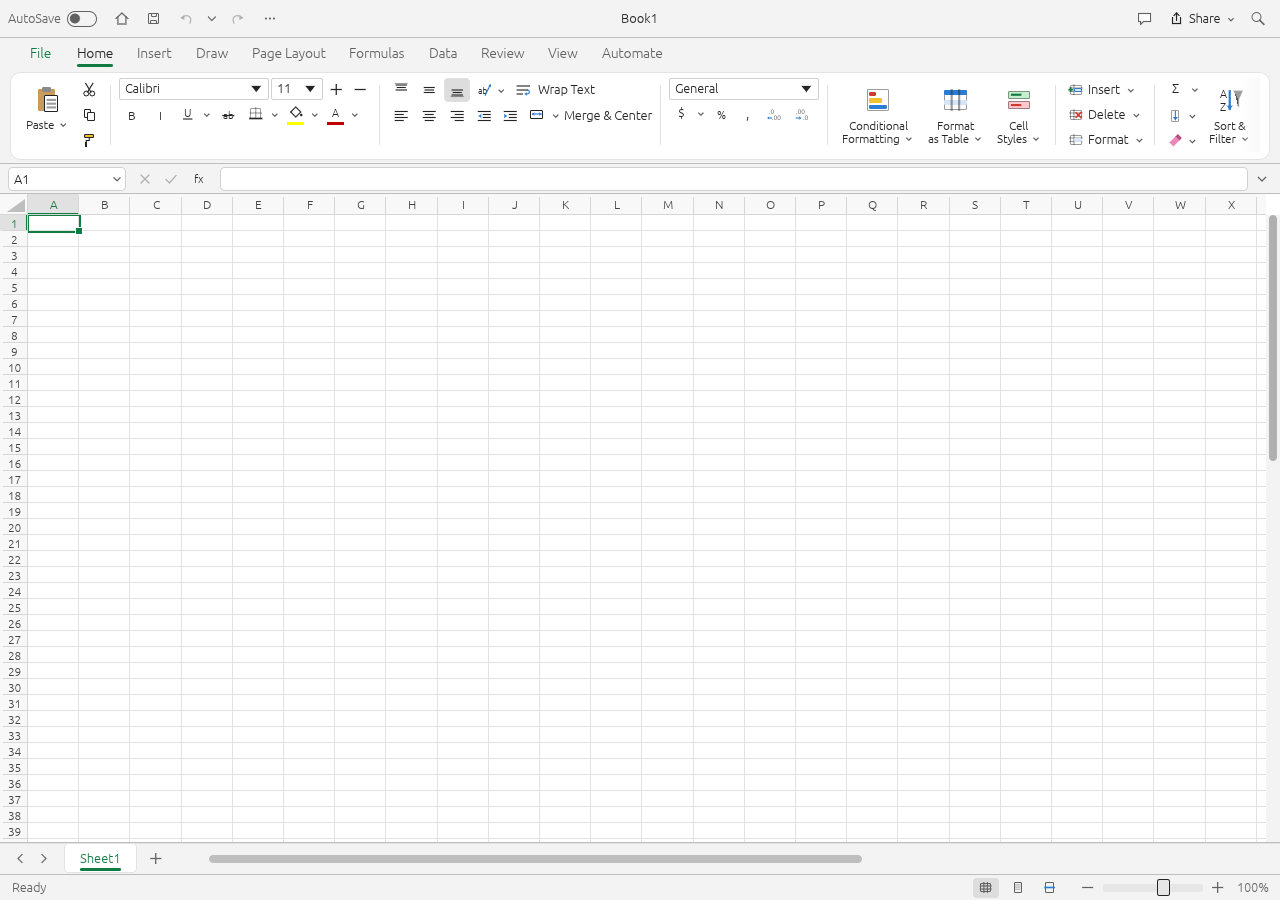
<file: tools/gridcraft/app/index.html>
<!DOCTYPE html>
<html lang="en">
<head>
  <meta charset="utf-8">
  <meta name="viewport" content="width=device-width, initial-scale=1, user-scalable=no">
  <title>GridCraft</title>
  
<script type="module">
import init, * as bindings from './gridcraft-web-b92841ed094e19aa.js';
const wasm = await init({ module_or_path: './gridcraft-web-b92841ed094e19aa_bg.wasm' });


window.wasmBindings = bindings;


dispatchEvent(new CustomEvent("TrunkApplicationStarted", {detail: {wasm}}));

</script>
  <style>
    html, body { margin: 0; padding: 0; width: 100%; height: 100%; overflow: hidden; background: #f3f3f3; }
    #gridcraft_canvas { position: absolute; inset: 0; width: 100%; height: 100%; display: block; }
    #gridcraft_loading { position: absolute; inset: 0; display: flex; flex-direction: column; align-items: center; justify-content: center;
      color: #555; font: 14px system-ui, sans-serif; pointer-events: none; }
  </style>
<link rel="modulepreload" href="./gridcraft-web-b92841ed094e19aa.js" crossorigin="anonymous" integrity="sha384-mzr0EEIqTixg+AMEJwrhA9bqWwrt/4qVNLHAXfWgdCrNHu6HjILksxkH0002jMeh"><link rel="preload" href="./gridcraft-web-b92841ed094e19aa_bg.wasm" crossorigin="anonymous" integrity="sha384-Y4y/Rf49dsDW9XuFavIaD+SkGp7xi6R2+EHHrL7JdL/qc6+51KZTvoa8IIUckQSC" as="fetch" type="application/wasm"></head>
<body>
  <canvas id="gridcraft_canvas"></canvas>
  <div id="gridcraft_loading">Loading GridCraft&hellip;</div>
</body>
</html>
</file>
